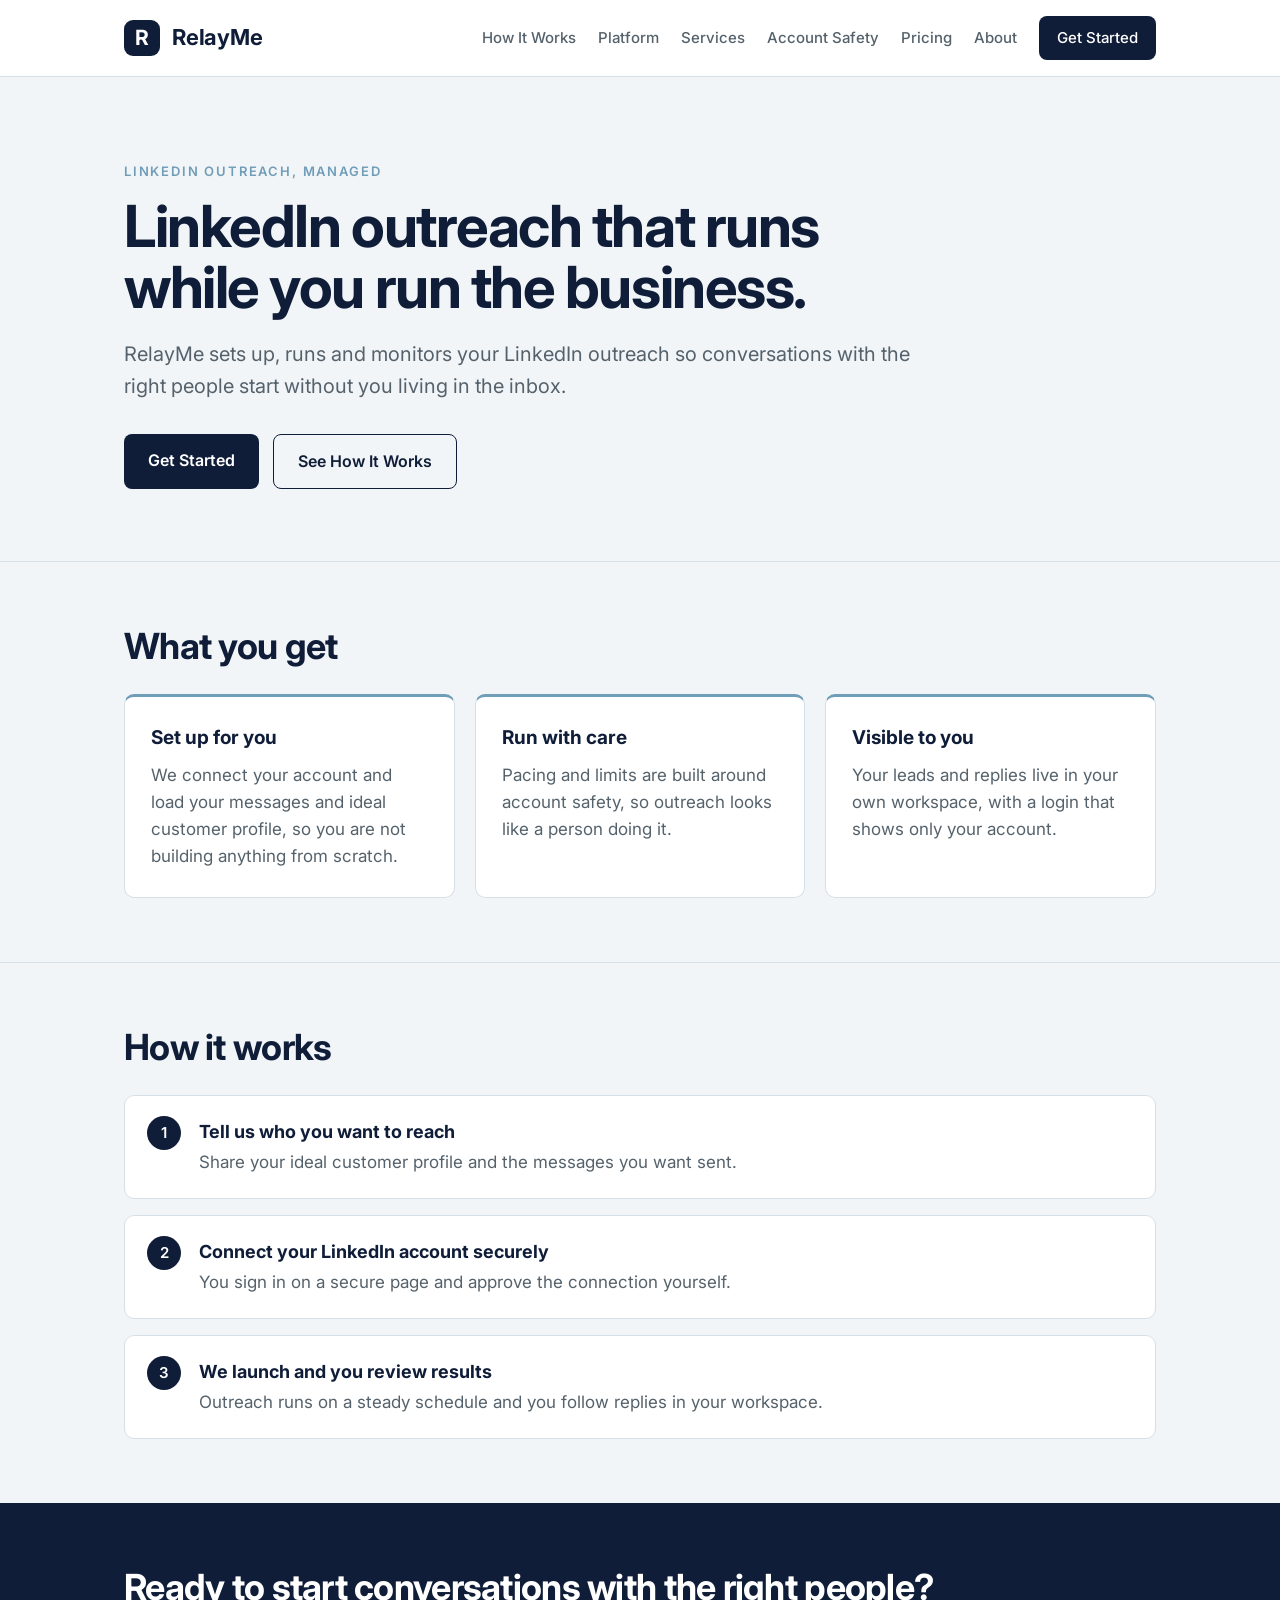
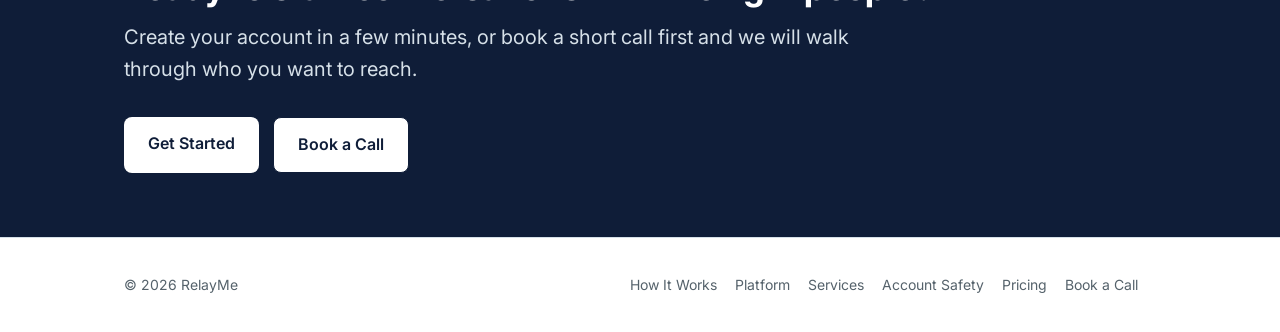
<file: index.html>
<!doctype html>
<html lang="en"><head><meta charset="utf-8"><meta name="viewport" content="width=device-width,initial-scale=1">
<title>RelayMe | LinkedIn outreach, managed</title><meta name="description" content="RelayMe sets up, runs and monitors your LinkedIn outreach.">
<meta name="robots" content="noindex, nofollow, noarchive">
<link rel="icon" href="favicon.svg" type="image/svg+xml">
<link rel="preconnect" href="https://fonts.googleapis.com"><link rel="preconnect" href="https://fonts.gstatic.com" crossorigin>
<link href="https://fonts.googleapis.com/css2?family=Inter:wght@400;500;600;700&display=swap" rel="stylesheet">
<link rel="stylesheet" href="styles.css"></head><body>
<header class="site"><div class="wrap"><a class="brand" href="index.html"><span class="tile" aria-hidden="true">R</span>RelayMe</a>
<nav class="main" aria-label="Main"><a href="how-it-works.html">How It Works</a><a href="platform.html">Platform</a><a href="services.html">Services</a><a href="account-safety.html">Account Safety</a><a href="pricing.html">Pricing</a><a href="about.html">About</a><a class="btn" href="start.html">Get Started</a></nav></div></header>
<main>
<section class="hero"><div class="wrap"><p class="eyebrow">LinkedIn outreach, managed</p><h1>LinkedIn outreach that runs while you run the business.</h1>
<p class="lede">RelayMe sets up, runs and monitors your LinkedIn outreach so conversations with the right people start without you living in the inbox.</p>
<div class="cta-row"><a class="btn" href="start.html">Get Started</a><a class="btn alt" href="how-it-works.html">See How It Works</a></div></div></section>
<section class="block"><div class="wrap"><h2>What you get</h2><div class="grid">
<div class="card"><h3>Set up for you</h3><p>We connect your account and load your messages and ideal customer profile, so you are not building anything from scratch.</p></div>
<div class="card"><h3>Run with care</h3><p>Pacing and limits are built around account safety, so outreach looks like a person doing it.</p></div>
<div class="card"><h3>Visible to you</h3><p>Your leads and replies live in your own workspace, with a login that shows only your account.</p></div></div></div></section>
<section class="block"><div class="wrap"><h2>How it works</h2><ol class="steps">
<li><strong>Tell us who you want to reach</strong><span>Share your ideal customer profile and the messages you want sent.</span></li>
<li><strong>Connect your LinkedIn account securely</strong><span>You sign in on a secure page and approve the connection yourself.</span></li>
<li><strong>We launch and you review results</strong><span>Outreach runs on a steady schedule and you follow replies in your workspace.</span></li></ol></div></section>
<section class="band"><div class="wrap"><h2>Ready to start conversations with the right people?</h2><p class="lede">Create your account in a few minutes, or book a short call first and we will walk through who you want to reach.</p><div class="cta-row"><a class="btn" href="start.html">Get Started</a><a class="btn alt" href="book.html">Book a Call</a></div></div></section></main>
<footer class="site"><div class="wrap"><div>&copy; 2026 RelayMe</div><div><a href="how-it-works.html">How It Works</a><a href="platform.html">Platform</a><a href="services.html">Services</a><a href="account-safety.html">Account Safety</a><a href="pricing.html">Pricing</a><a href="book.html">Book a Call</a></div></div></footer>
</body></html>
</file>
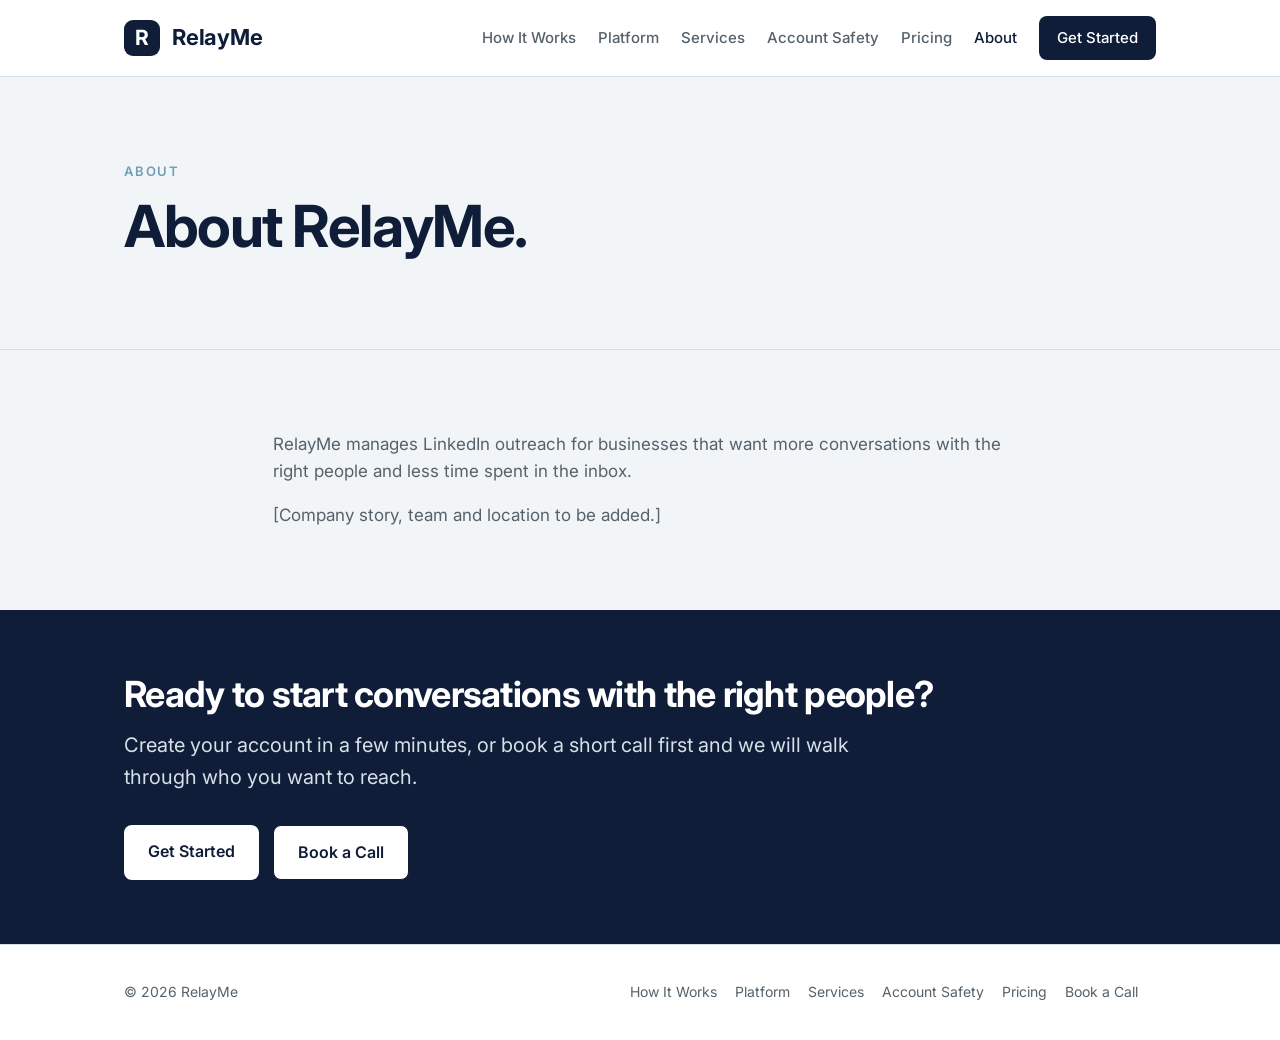
<file: about.html>
<!doctype html>
<html lang="en"><head><meta charset="utf-8"><meta name="viewport" content="width=device-width,initial-scale=1">
<title>About | RelayMe</title><meta name="description" content="About RelayMe.">
<meta name="robots" content="noindex, nofollow, noarchive">
<link rel="icon" href="favicon.svg" type="image/svg+xml">
<link rel="preconnect" href="https://fonts.googleapis.com"><link rel="preconnect" href="https://fonts.gstatic.com" crossorigin>
<link href="https://fonts.googleapis.com/css2?family=Inter:wght@400;500;600;700&display=swap" rel="stylesheet">
<link rel="stylesheet" href="styles.css"></head><body>
<header class="site"><div class="wrap"><a class="brand" href="index.html"><span class="tile" aria-hidden="true">R</span>RelayMe</a>
<nav class="main" aria-label="Main"><a href="how-it-works.html">How It Works</a><a href="platform.html">Platform</a><a href="services.html">Services</a><a href="account-safety.html">Account Safety</a><a href="pricing.html">Pricing</a><a href="about.html" aria-current="page">About</a><a class="btn" href="start.html">Get Started</a></nav></div></header>
<main>
<section class="hero"><div class="wrap"><p class="eyebrow">About</p><h1>About RelayMe.</h1></div></section>
<section class="block"><div class="wrap prose"><p>RelayMe manages LinkedIn outreach for businesses that want more conversations with the right people and less time spent in the inbox.</p>
<p>[Company story, team and location to be added.]</p></div></section><section class="band"><div class="wrap"><h2>Ready to start conversations with the right people?</h2><p class="lede">Create your account in a few minutes, or book a short call first and we will walk through who you want to reach.</p><div class="cta-row"><a class="btn" href="start.html">Get Started</a><a class="btn alt" href="book.html">Book a Call</a></div></div></section></main>
<footer class="site"><div class="wrap"><div>&copy; 2026 RelayMe</div><div><a href="how-it-works.html">How It Works</a><a href="platform.html">Platform</a><a href="services.html">Services</a><a href="account-safety.html">Account Safety</a><a href="pricing.html">Pricing</a><a href="book.html">Book a Call</a></div></div></footer>
</body></html>
</file>
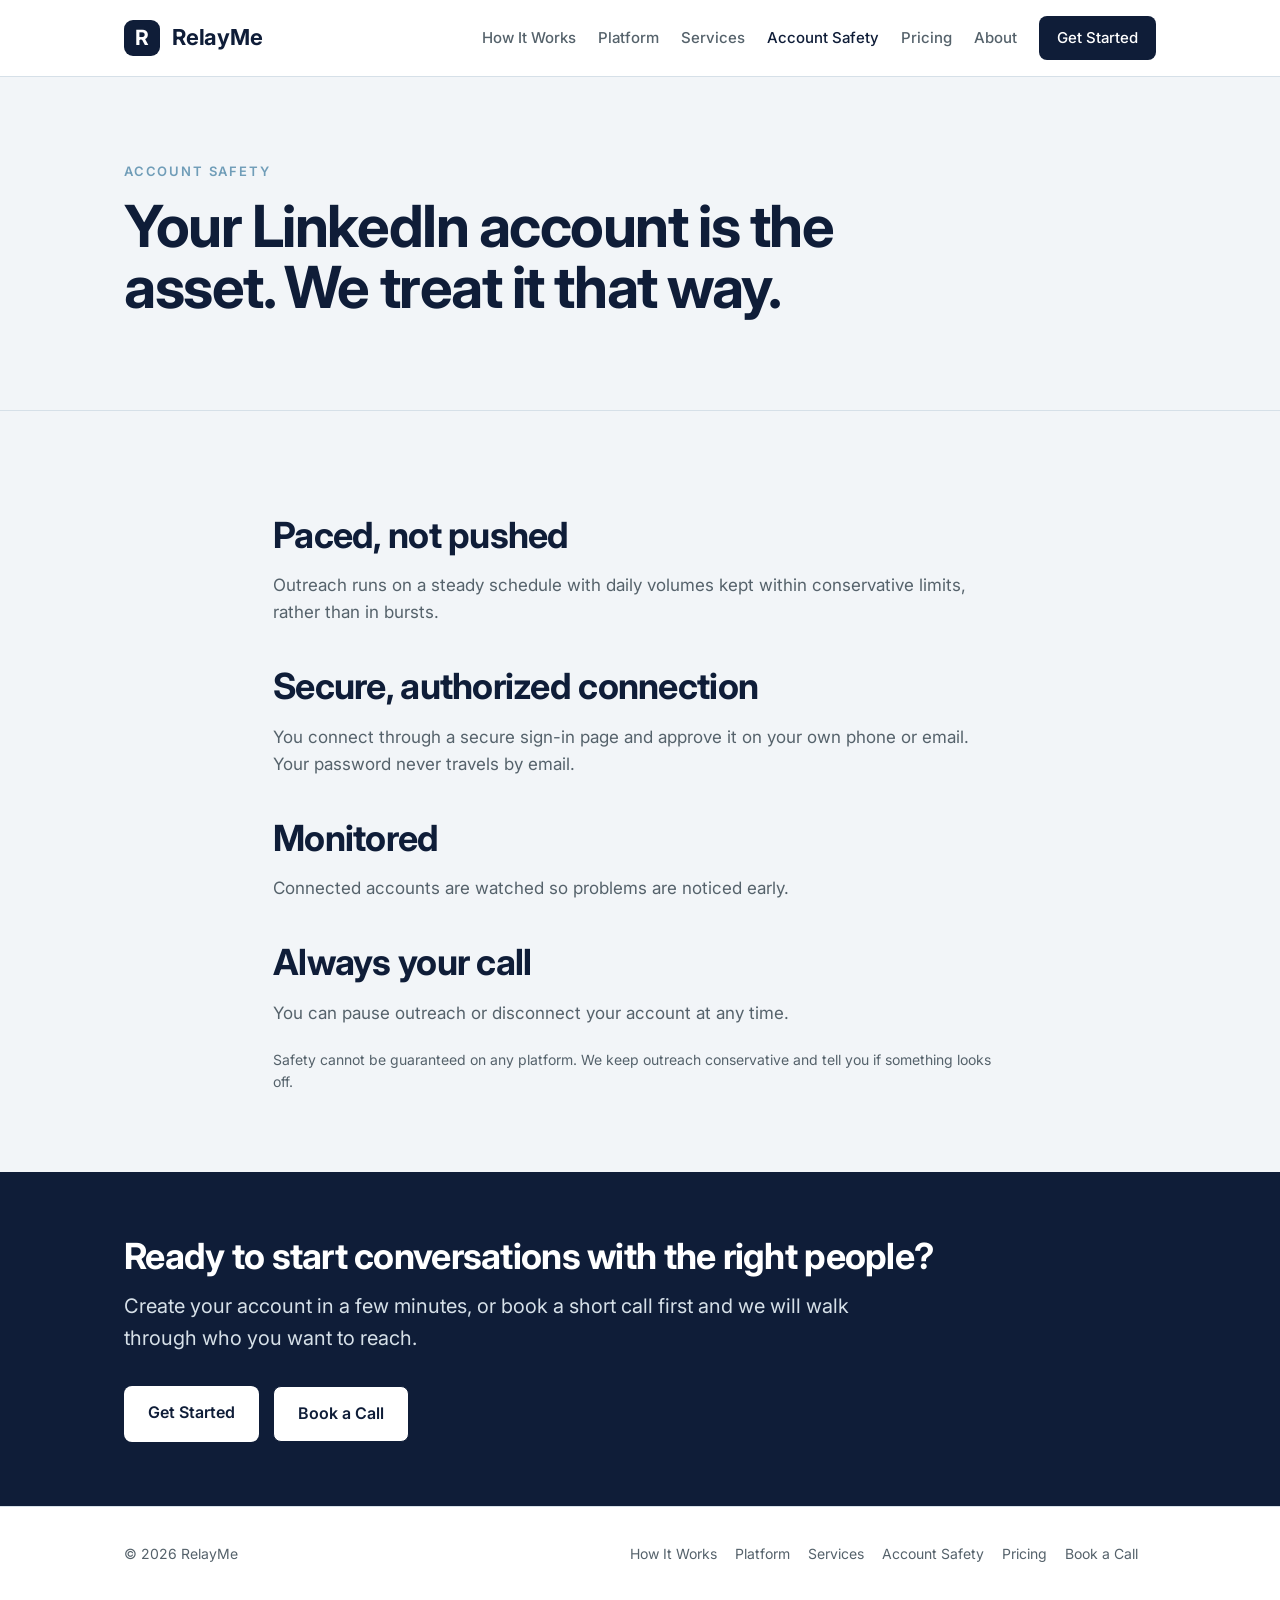
<file: account-safety.html>
<!doctype html>
<html lang="en"><head><meta charset="utf-8"><meta name="viewport" content="width=device-width,initial-scale=1">
<title>Account Safety | RelayMe</title><meta name="description" content="How RelayMe protects your LinkedIn account.">
<meta name="robots" content="noindex, nofollow, noarchive">
<link rel="icon" href="favicon.svg" type="image/svg+xml">
<link rel="preconnect" href="https://fonts.googleapis.com"><link rel="preconnect" href="https://fonts.gstatic.com" crossorigin>
<link href="https://fonts.googleapis.com/css2?family=Inter:wght@400;500;600;700&display=swap" rel="stylesheet">
<link rel="stylesheet" href="styles.css"></head><body>
<header class="site"><div class="wrap"><a class="brand" href="index.html"><span class="tile" aria-hidden="true">R</span>RelayMe</a>
<nav class="main" aria-label="Main"><a href="how-it-works.html">How It Works</a><a href="platform.html">Platform</a><a href="services.html">Services</a><a href="account-safety.html" aria-current="page">Account Safety</a><a href="pricing.html">Pricing</a><a href="about.html">About</a><a class="btn" href="start.html">Get Started</a></nav></div></header>
<main>
<section class="hero"><div class="wrap"><p class="eyebrow">Account safety</p><h1>Your LinkedIn account is the asset. We treat it that way.</h1></div></section>
<section class="block"><div class="wrap prose">
<h2>Paced, not pushed</h2><p>Outreach runs on a steady schedule with daily volumes kept within conservative limits, rather than in bursts.</p>
<h2>Secure, authorized connection</h2><p>You connect through a secure sign-in page and approve it on your own phone or email. Your password never travels by email.</p>
<h2>Monitored</h2><p>Connected accounts are watched so problems are noticed early.</p>
<h2>Always your call</h2><p>You can pause outreach or disconnect your account at any time.</p>
<p class="note">Safety cannot be guaranteed on any platform. We keep outreach conservative and tell you if something looks off.</p>
</div></section><section class="band"><div class="wrap"><h2>Ready to start conversations with the right people?</h2><p class="lede">Create your account in a few minutes, or book a short call first and we will walk through who you want to reach.</p><div class="cta-row"><a class="btn" href="start.html">Get Started</a><a class="btn alt" href="book.html">Book a Call</a></div></div></section></main>
<footer class="site"><div class="wrap"><div>&copy; 2026 RelayMe</div><div><a href="how-it-works.html">How It Works</a><a href="platform.html">Platform</a><a href="services.html">Services</a><a href="account-safety.html">Account Safety</a><a href="pricing.html">Pricing</a><a href="book.html">Book a Call</a></div></div></footer>
</body></html>
</file>
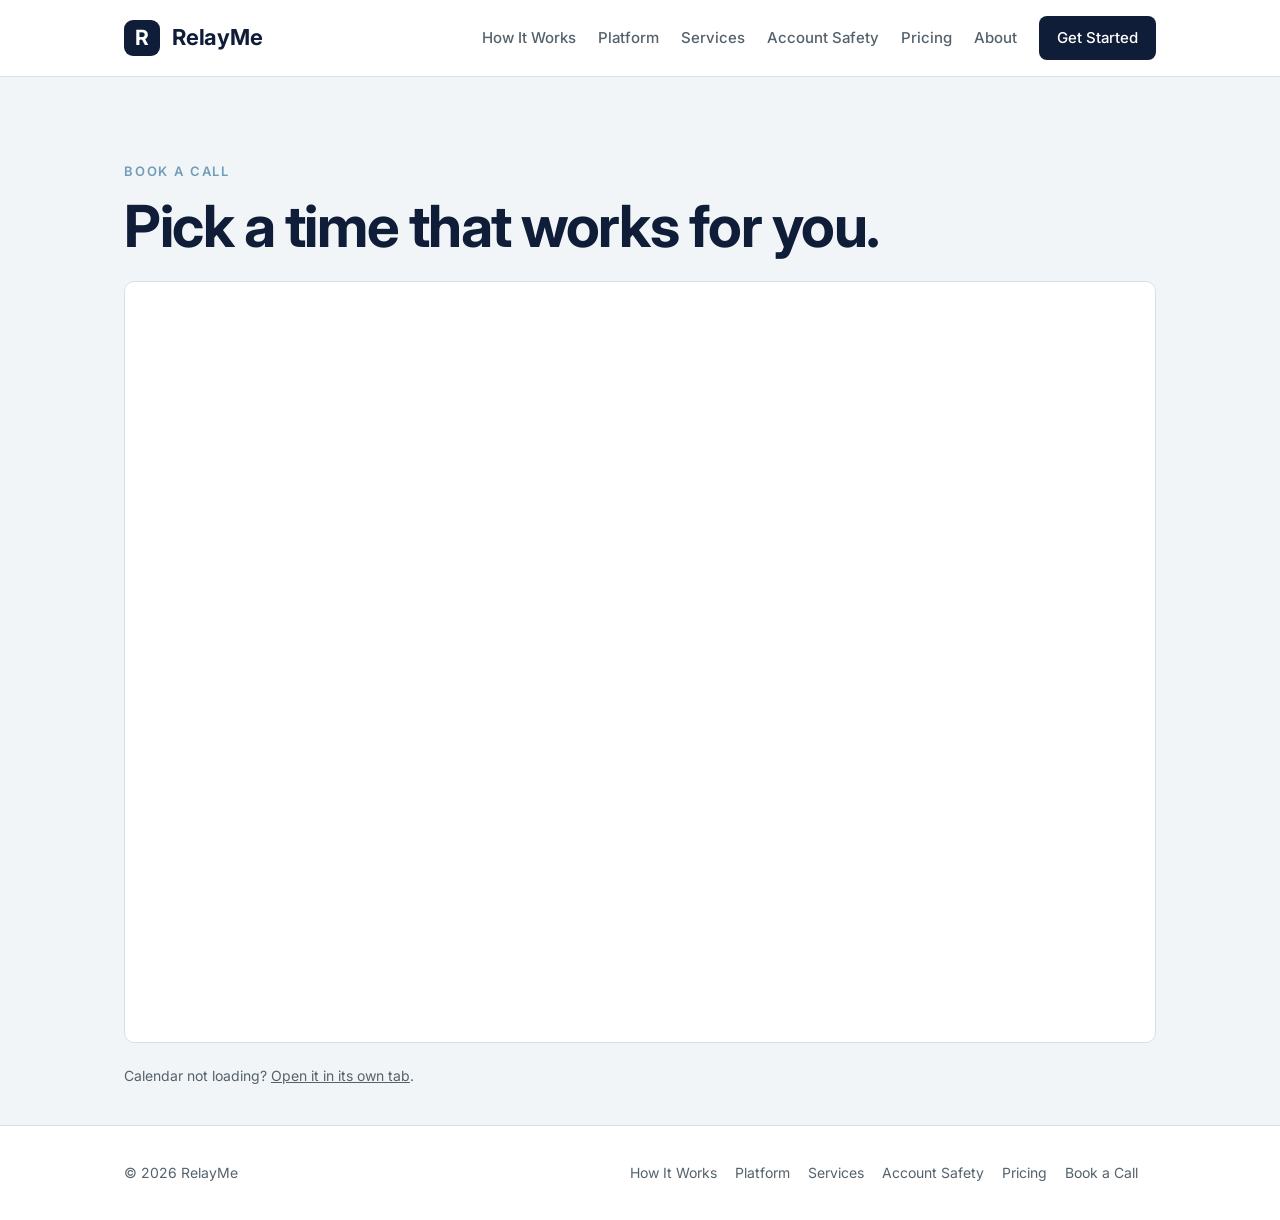
<file: book.html>
<!doctype html>
<html lang="en"><head><meta charset="utf-8"><meta name="viewport" content="width=device-width,initial-scale=1">
<title>Book a Call | RelayMe</title><meta name="description" content="Book a call with RelayMe.">
<meta name="robots" content="noindex, nofollow, noarchive">
<link rel="icon" href="favicon.svg" type="image/svg+xml">
<link rel="preconnect" href="https://fonts.googleapis.com"><link rel="preconnect" href="https://fonts.gstatic.com" crossorigin>
<link href="https://fonts.googleapis.com/css2?family=Inter:wght@400;500;600;700&display=swap" rel="stylesheet">
<link rel="stylesheet" href="styles.css"></head><body>
<header class="site"><div class="wrap"><a class="brand" href="index.html"><span class="tile" aria-hidden="true">R</span>RelayMe</a>
<nav class="main" aria-label="Main"><a href="how-it-works.html">How It Works</a><a href="platform.html">Platform</a><a href="services.html">Services</a><a href="account-safety.html">Account Safety</a><a href="pricing.html">Pricing</a><a href="about.html">About</a><a class="btn" href="start.html">Get Started</a></nav></div></header>
<main>
<section class="hero" style="padding-bottom:24px"><div class="wrap"><p class="eyebrow">Book a call</p><h1>Pick a time that works for you.</h1>
<div class="embed"><div class="calendly-inline-widget" data-url="https://calendly.com/relayme-info?hide_gdpr_banner=1" style="min-width:320px;height:760px"></div></div>
<p class="note">Calendar not loading? <a href="https://calendly.com/relayme-info">Open it in its own tab</a>.</p></div></section>
<script src="https://assets.calendly.com/assets/external/widget.js" async></script></main>
<footer class="site"><div class="wrap"><div>&copy; 2026 RelayMe</div><div><a href="how-it-works.html">How It Works</a><a href="platform.html">Platform</a><a href="services.html">Services</a><a href="account-safety.html">Account Safety</a><a href="pricing.html">Pricing</a><a href="book.html">Book a Call</a></div></div></footer>
</body></html>
</file>
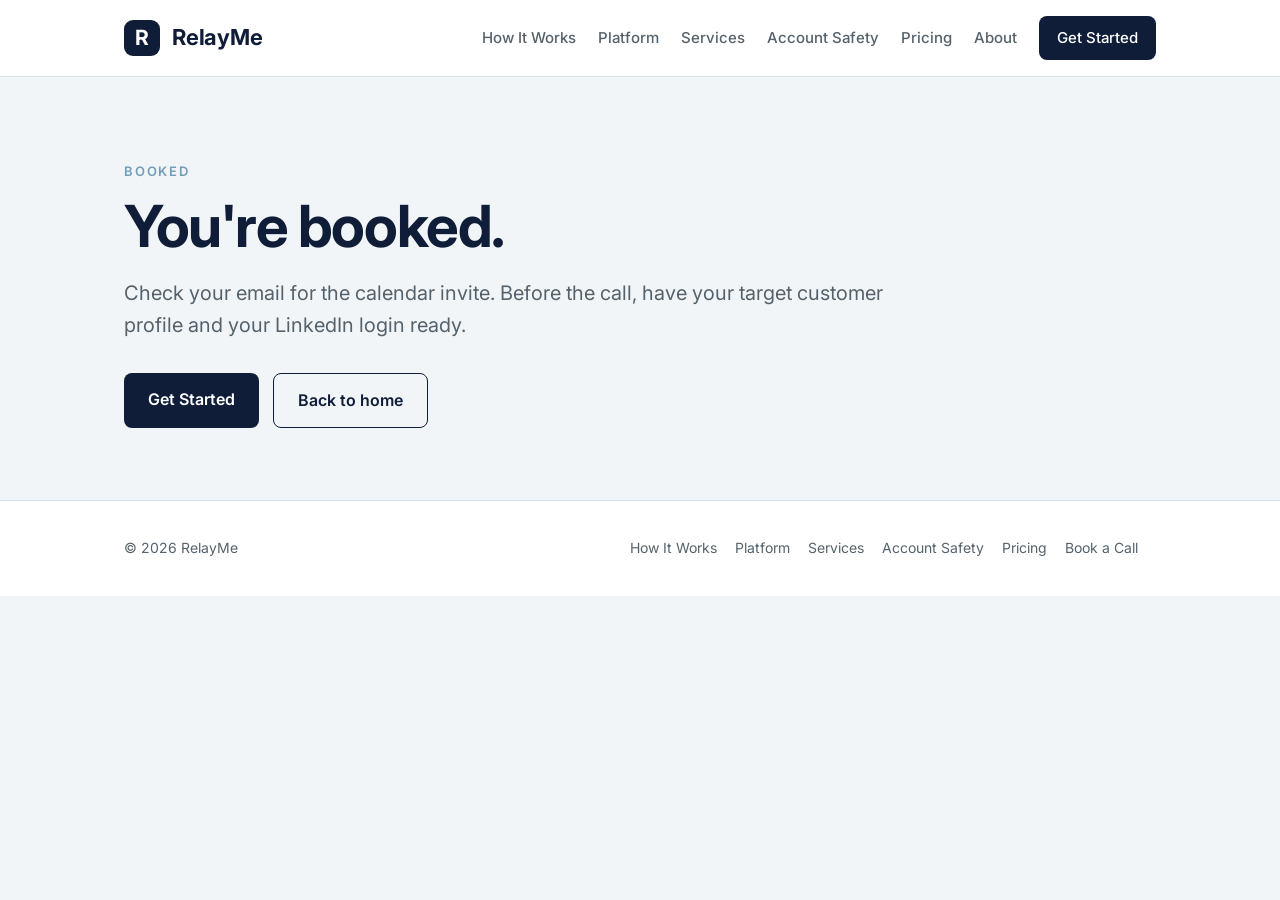
<file: booked.html>
<!doctype html>
<html lang="en"><head><meta charset="utf-8"><meta name="viewport" content="width=device-width,initial-scale=1">
<title>You are booked | RelayMe</title><meta name="description" content="Booking confirmed.">
<meta name="robots" content="noindex, nofollow, noarchive">
<link rel="icon" href="favicon.svg" type="image/svg+xml">
<link rel="preconnect" href="https://fonts.googleapis.com"><link rel="preconnect" href="https://fonts.gstatic.com" crossorigin>
<link href="https://fonts.googleapis.com/css2?family=Inter:wght@400;500;600;700&display=swap" rel="stylesheet">
<link rel="stylesheet" href="styles.css"></head><body>
<header class="site"><div class="wrap"><a class="brand" href="index.html"><span class="tile" aria-hidden="true">R</span>RelayMe</a>
<nav class="main" aria-label="Main"><a href="how-it-works.html">How It Works</a><a href="platform.html">Platform</a><a href="services.html">Services</a><a href="account-safety.html">Account Safety</a><a href="pricing.html">Pricing</a><a href="about.html">About</a><a class="btn" href="start.html">Get Started</a></nav></div></header>
<main>
<section class="hero"><div class="wrap"><p class="eyebrow">Booked</p><h1>You're booked.</h1>
<p class="lede">Check your email for the calendar invite. Before the call, have your target customer profile and your LinkedIn login ready.</p>
<div class="cta-row"><a class="btn" href="start.html">Get Started</a><a class="btn alt" href="index.html">Back to home</a></div></div></section></main>
<footer class="site"><div class="wrap"><div>&copy; 2026 RelayMe</div><div><a href="how-it-works.html">How It Works</a><a href="platform.html">Platform</a><a href="services.html">Services</a><a href="account-safety.html">Account Safety</a><a href="pricing.html">Pricing</a><a href="book.html">Book a Call</a></div></div></footer>
</body></html>
</file>
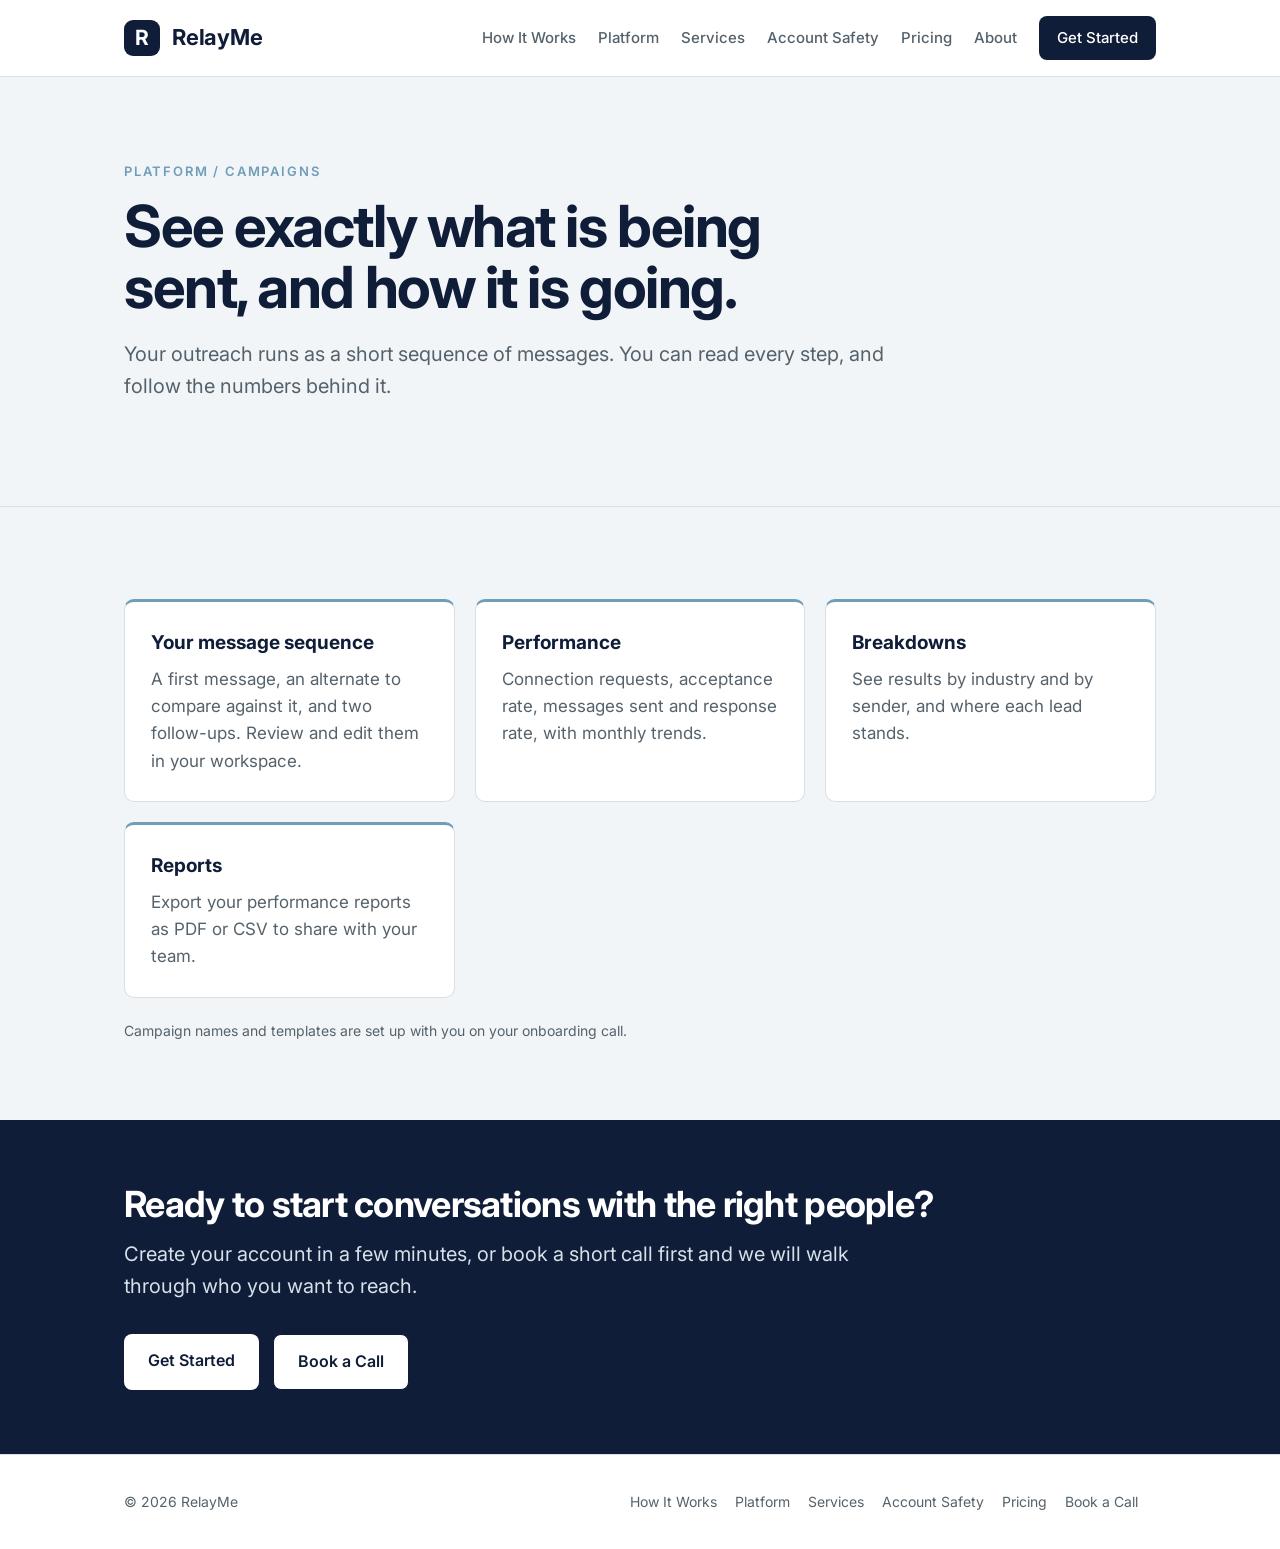
<file: campaigns.html>
<!doctype html>
<html lang="en"><head><meta charset="utf-8"><meta name="viewport" content="width=device-width,initial-scale=1">
<title>Campaigns | RelayMe</title><meta name="description" content="Review and track your LinkedIn outreach campaigns.">
<meta name="robots" content="noindex, nofollow, noarchive">
<link rel="icon" href="favicon.svg" type="image/svg+xml">
<link rel="preconnect" href="https://fonts.googleapis.com"><link rel="preconnect" href="https://fonts.gstatic.com" crossorigin>
<link href="https://fonts.googleapis.com/css2?family=Inter:wght@400;500;600;700&display=swap" rel="stylesheet">
<link rel="stylesheet" href="styles.css"></head><body>
<header class="site"><div class="wrap"><a class="brand" href="index.html"><span class="tile" aria-hidden="true">R</span>RelayMe</a>
<nav class="main" aria-label="Main"><a href="how-it-works.html">How It Works</a><a href="platform.html">Platform</a><a href="services.html">Services</a><a href="account-safety.html">Account Safety</a><a href="pricing.html">Pricing</a><a href="about.html">About</a><a class="btn" href="start.html">Get Started</a></nav></div></header>
<main>
<section class="hero"><div class="wrap"><p class="eyebrow">Platform / Campaigns</p><h1>See exactly what is being sent, and how it is going.</h1>
<p class="lede">Your outreach runs as a short sequence of messages. You can read every step, and follow the numbers behind it.</p></div></section>
<section class="block"><div class="wrap"><div class="grid">
<div class="card"><h3>Your message sequence</h3><p>A first message, an alternate to compare against it, and two follow-ups. Review and edit them in your workspace.</p></div>
<div class="card"><h3>Performance</h3><p>Connection requests, acceptance rate, messages sent and response rate, with monthly trends.</p></div>
<div class="card"><h3>Breakdowns</h3><p>See results by industry and by sender, and where each lead stands.</p></div>
<div class="card"><h3>Reports</h3><p>Export your performance reports as PDF or CSV to share with your team.</p></div></div>
<p class="note">Campaign names and templates are set up with you on your onboarding call.</p></div></section><section class="band"><div class="wrap"><h2>Ready to start conversations with the right people?</h2><p class="lede">Create your account in a few minutes, or book a short call first and we will walk through who you want to reach.</p><div class="cta-row"><a class="btn" href="start.html">Get Started</a><a class="btn alt" href="book.html">Book a Call</a></div></div></section></main>
<footer class="site"><div class="wrap"><div>&copy; 2026 RelayMe</div><div><a href="how-it-works.html">How It Works</a><a href="platform.html">Platform</a><a href="services.html">Services</a><a href="account-safety.html">Account Safety</a><a href="pricing.html">Pricing</a><a href="book.html">Book a Call</a></div></div></footer>
</body></html>
</file>
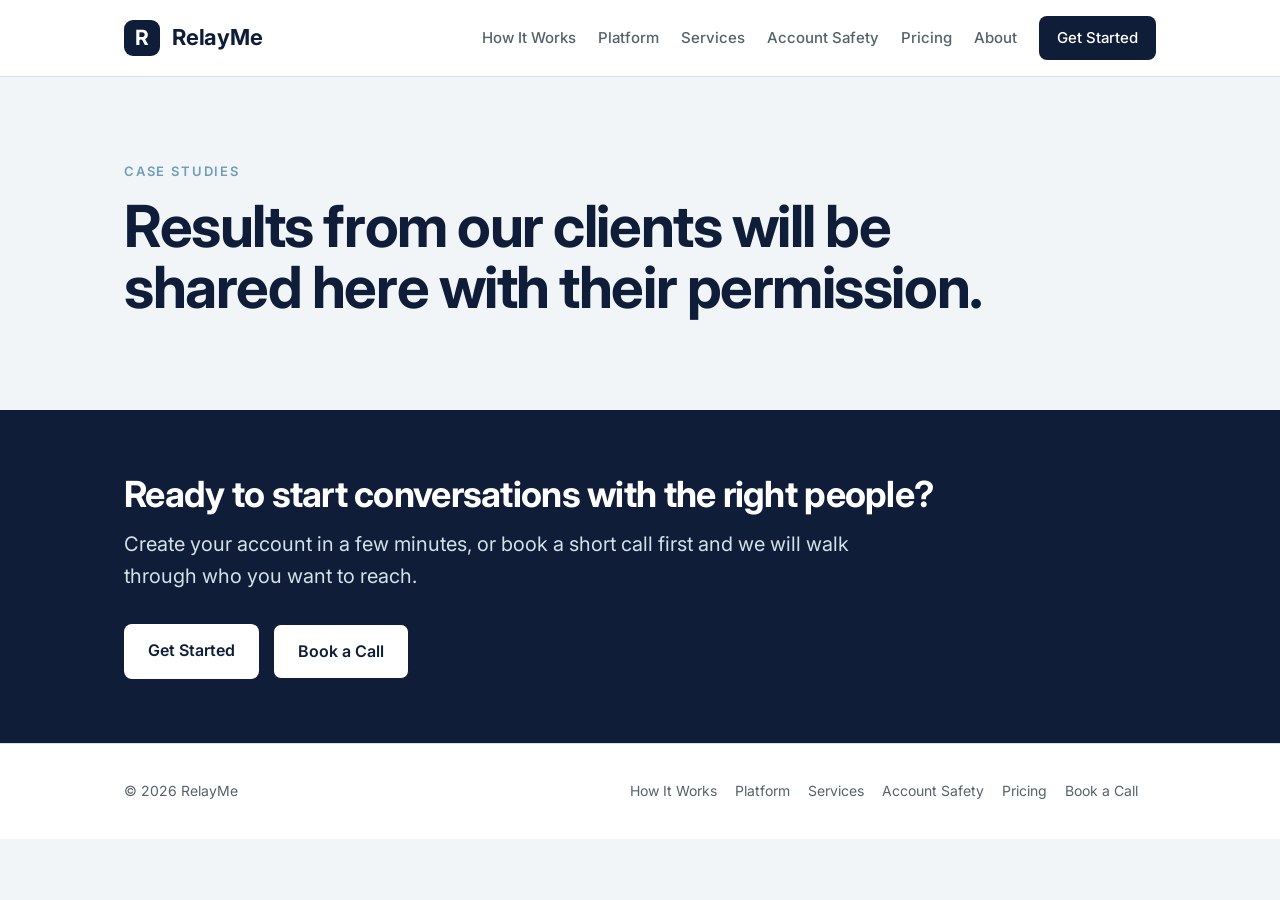
<file: case-studies.html>
<!doctype html>
<html lang="en"><head><meta charset="utf-8"><meta name="viewport" content="width=device-width,initial-scale=1">
<title>Case Studies | RelayMe</title><meta name="description" content="Client results, shared with permission.">
<meta name="robots" content="noindex, nofollow, noarchive">
<link rel="icon" href="favicon.svg" type="image/svg+xml">
<link rel="preconnect" href="https://fonts.googleapis.com"><link rel="preconnect" href="https://fonts.gstatic.com" crossorigin>
<link href="https://fonts.googleapis.com/css2?family=Inter:wght@400;500;600;700&display=swap" rel="stylesheet">
<link rel="stylesheet" href="styles.css"></head><body>
<header class="site"><div class="wrap"><a class="brand" href="index.html"><span class="tile" aria-hidden="true">R</span>RelayMe</a>
<nav class="main" aria-label="Main"><a href="how-it-works.html">How It Works</a><a href="platform.html">Platform</a><a href="services.html">Services</a><a href="account-safety.html">Account Safety</a><a href="pricing.html">Pricing</a><a href="about.html">About</a><a class="btn" href="start.html">Get Started</a></nav></div></header>
<main>
<section class="hero"><div class="wrap"><p class="eyebrow">Case studies</p><h1>Results from our clients will be shared here with their permission.</h1></div></section><section class="band"><div class="wrap"><h2>Ready to start conversations with the right people?</h2><p class="lede">Create your account in a few minutes, or book a short call first and we will walk through who you want to reach.</p><div class="cta-row"><a class="btn" href="start.html">Get Started</a><a class="btn alt" href="book.html">Book a Call</a></div></div></section></main>
<footer class="site"><div class="wrap"><div>&copy; 2026 RelayMe</div><div><a href="how-it-works.html">How It Works</a><a href="platform.html">Platform</a><a href="services.html">Services</a><a href="account-safety.html">Account Safety</a><a href="pricing.html">Pricing</a><a href="book.html">Book a Call</a></div></div></footer>
</body></html>
</file>
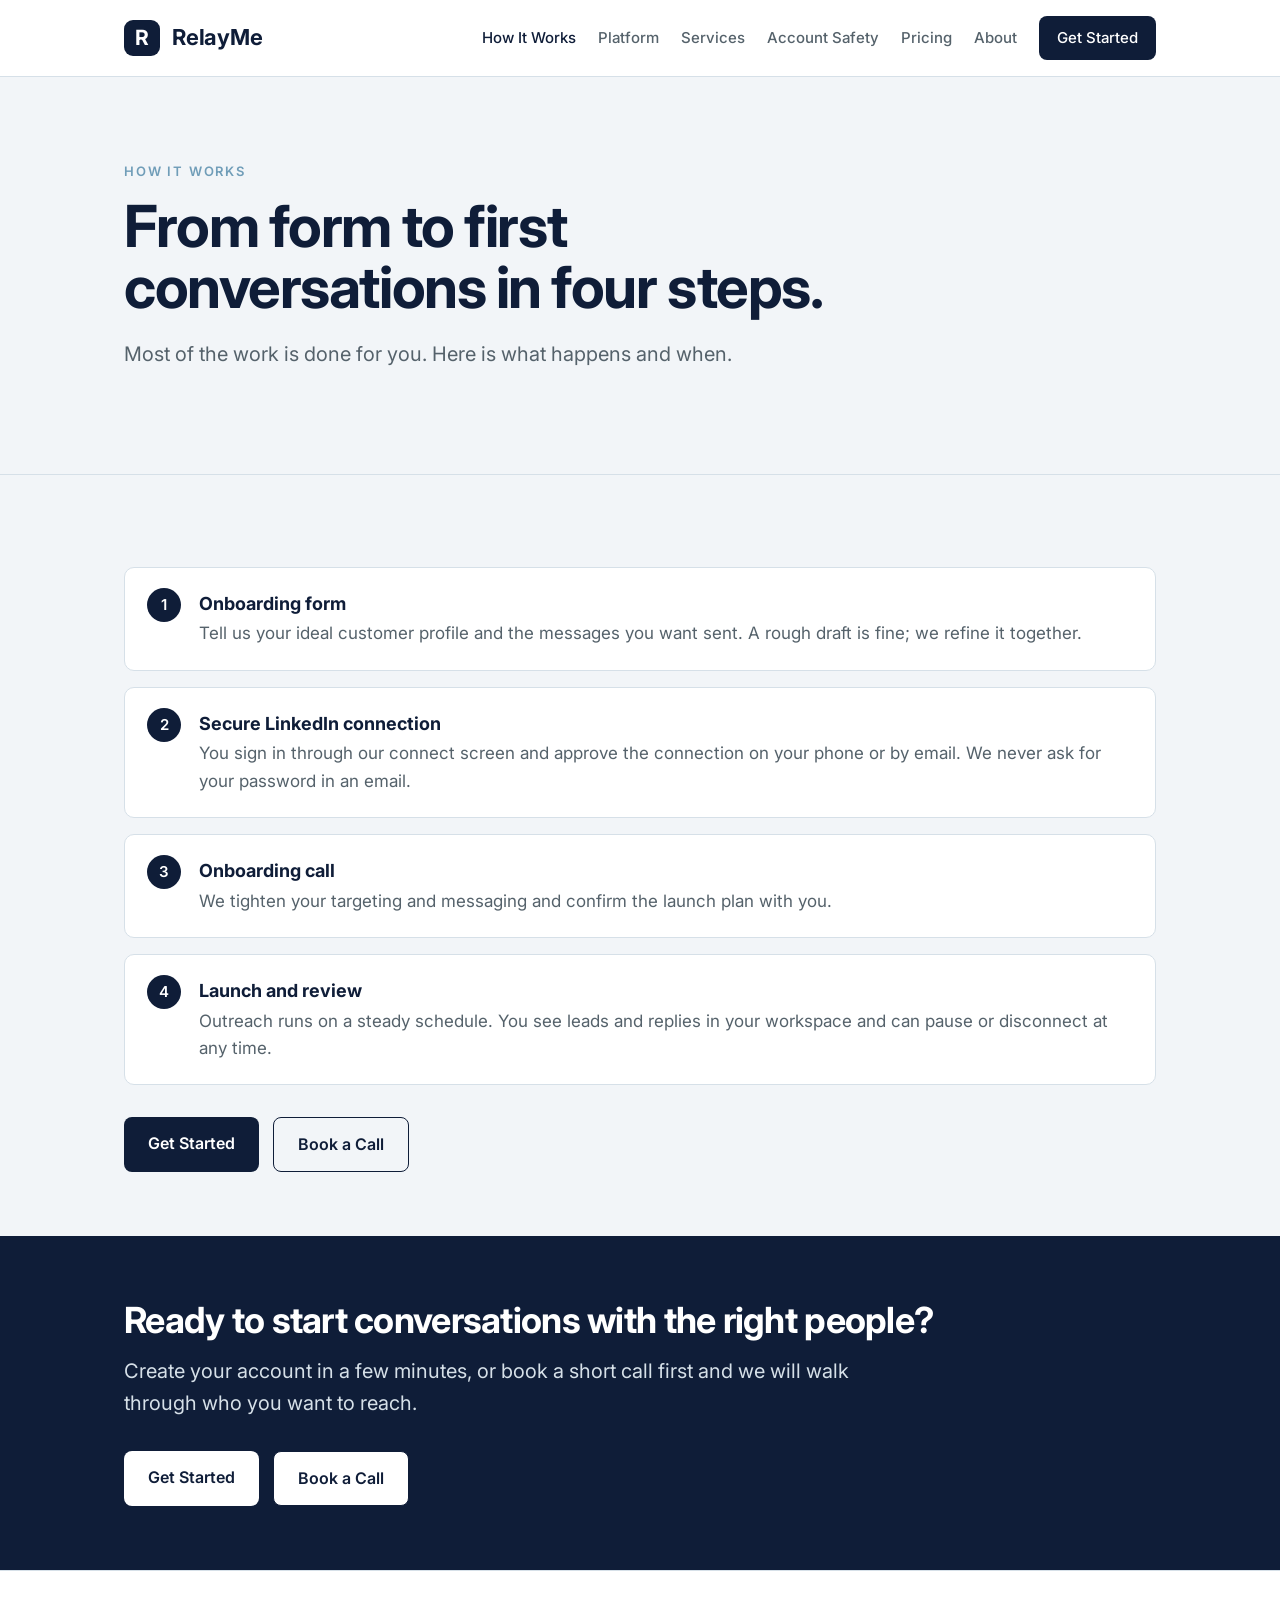
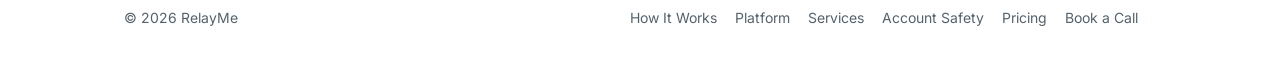
<file: how-it-works.html>
<!doctype html>
<html lang="en"><head><meta charset="utf-8"><meta name="viewport" content="width=device-width,initial-scale=1">
<title>How It Works | RelayMe</title><meta name="description" content="The four steps from onboarding form to live outreach.">
<meta name="robots" content="noindex, nofollow, noarchive">
<link rel="icon" href="favicon.svg" type="image/svg+xml">
<link rel="preconnect" href="https://fonts.googleapis.com"><link rel="preconnect" href="https://fonts.gstatic.com" crossorigin>
<link href="https://fonts.googleapis.com/css2?family=Inter:wght@400;500;600;700&display=swap" rel="stylesheet">
<link rel="stylesheet" href="styles.css"></head><body>
<header class="site"><div class="wrap"><a class="brand" href="index.html"><span class="tile" aria-hidden="true">R</span>RelayMe</a>
<nav class="main" aria-label="Main"><a href="how-it-works.html" aria-current="page">How It Works</a><a href="platform.html">Platform</a><a href="services.html">Services</a><a href="account-safety.html">Account Safety</a><a href="pricing.html">Pricing</a><a href="about.html">About</a><a class="btn" href="start.html">Get Started</a></nav></div></header>
<main>
<section class="hero"><div class="wrap"><p class="eyebrow">How it works</p><h1>From form to first conversations in four steps.</h1><p class="lede">Most of the work is done for you. Here is what happens and when.</p></div></section>
<section class="block"><div class="wrap"><ol class="steps">
<li><strong>Onboarding form</strong><span>Tell us your ideal customer profile and the messages you want sent. A rough draft is fine; we refine it together.</span></li>
<li><strong>Secure LinkedIn connection</strong><span>You sign in through our connect screen and approve the connection on your phone or by email. We never ask for your password in an email.</span></li>
<li><strong>Onboarding call</strong><span>We tighten your targeting and messaging and confirm the launch plan with you.</span></li>
<li><strong>Launch and review</strong><span>Outreach runs on a steady schedule. You see leads and replies in your workspace and can pause or disconnect at any time.</span></li></ol>
<div class="cta-row" style="margin-top:32px"><a class="btn" href="start.html">Get Started</a><a class="btn alt" href="book.html">Book a Call</a></div></div></section>
<section class="band"><div class="wrap"><h2>Ready to start conversations with the right people?</h2><p class="lede">Create your account in a few minutes, or book a short call first and we will walk through who you want to reach.</p><div class="cta-row"><a class="btn" href="start.html">Get Started</a><a class="btn alt" href="book.html">Book a Call</a></div></div></section></main>
<footer class="site"><div class="wrap"><div>&copy; 2026 RelayMe</div><div><a href="how-it-works.html">How It Works</a><a href="platform.html">Platform</a><a href="services.html">Services</a><a href="account-safety.html">Account Safety</a><a href="pricing.html">Pricing</a><a href="book.html">Book a Call</a></div></div></footer>
</body></html>
</file>
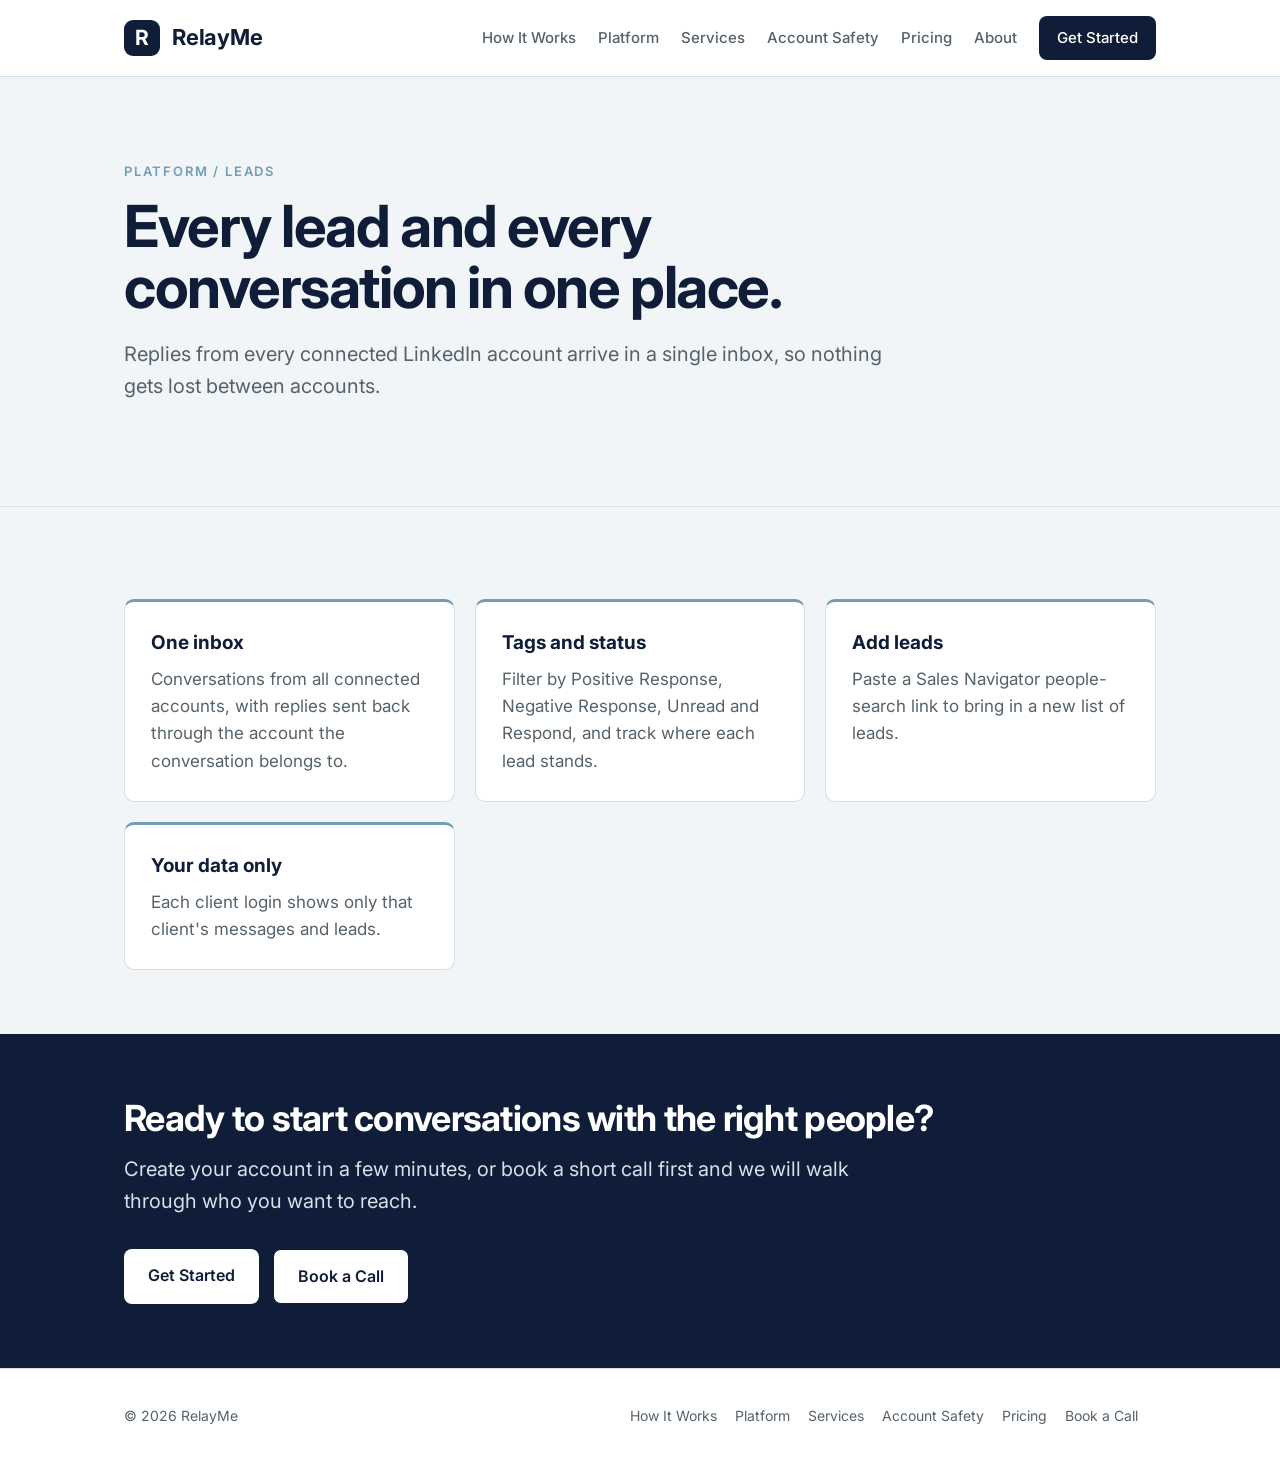
<file: leads.html>
<!doctype html>
<html lang="en"><head><meta charset="utf-8"><meta name="viewport" content="width=device-width,initial-scale=1">
<title>Leads | RelayMe</title><meta name="description" content="All your LinkedIn leads and conversations in one place.">
<meta name="robots" content="noindex, nofollow, noarchive">
<link rel="icon" href="favicon.svg" type="image/svg+xml">
<link rel="preconnect" href="https://fonts.googleapis.com"><link rel="preconnect" href="https://fonts.gstatic.com" crossorigin>
<link href="https://fonts.googleapis.com/css2?family=Inter:wght@400;500;600;700&display=swap" rel="stylesheet">
<link rel="stylesheet" href="styles.css"></head><body>
<header class="site"><div class="wrap"><a class="brand" href="index.html"><span class="tile" aria-hidden="true">R</span>RelayMe</a>
<nav class="main" aria-label="Main"><a href="how-it-works.html">How It Works</a><a href="platform.html">Platform</a><a href="services.html">Services</a><a href="account-safety.html">Account Safety</a><a href="pricing.html">Pricing</a><a href="about.html">About</a><a class="btn" href="start.html">Get Started</a></nav></div></header>
<main>
<section class="hero"><div class="wrap"><p class="eyebrow">Platform / Leads</p><h1>Every lead and every conversation in one place.</h1>
<p class="lede">Replies from every connected LinkedIn account arrive in a single inbox, so nothing gets lost between accounts.</p></div></section>
<section class="block"><div class="wrap"><div class="grid">
<div class="card"><h3>One inbox</h3><p>Conversations from all connected accounts, with replies sent back through the account the conversation belongs to.</p></div>
<div class="card"><h3>Tags and status</h3><p>Filter by Positive Response, Negative Response, Unread and Respond, and track where each lead stands.</p></div>
<div class="card"><h3>Add leads</h3><p>Paste a Sales Navigator people-search link to bring in a new list of leads.</p></div>
<div class="card"><h3>Your data only</h3><p>Each client login shows only that client's messages and leads.</p></div></div></div></section><section class="band"><div class="wrap"><h2>Ready to start conversations with the right people?</h2><p class="lede">Create your account in a few minutes, or book a short call first and we will walk through who you want to reach.</p><div class="cta-row"><a class="btn" href="start.html">Get Started</a><a class="btn alt" href="book.html">Book a Call</a></div></div></section></main>
<footer class="site"><div class="wrap"><div>&copy; 2026 RelayMe</div><div><a href="how-it-works.html">How It Works</a><a href="platform.html">Platform</a><a href="services.html">Services</a><a href="account-safety.html">Account Safety</a><a href="pricing.html">Pricing</a><a href="book.html">Book a Call</a></div></div></footer>
</body></html>
</file>
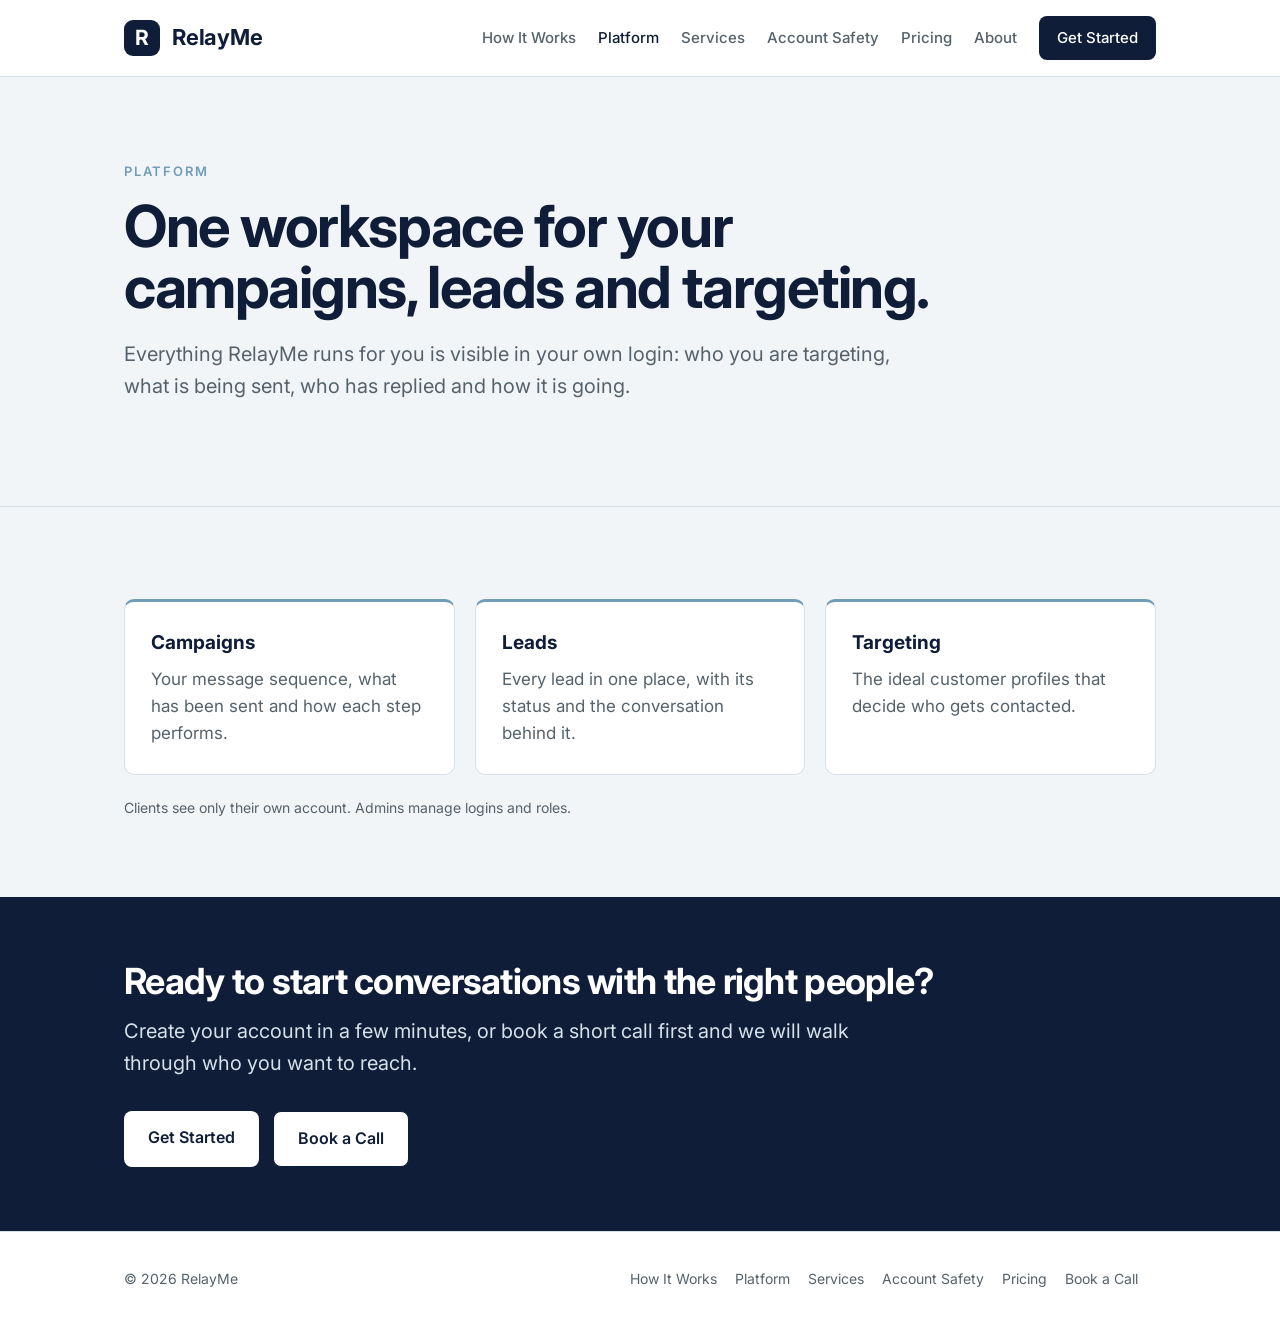
<file: platform.html>
<!doctype html>
<html lang="en"><head><meta charset="utf-8"><meta name="viewport" content="width=device-width,initial-scale=1">
<title>Platform | RelayMe</title><meta name="description" content="Campaigns, leads and targeting in one RelayMe workspace.">
<meta name="robots" content="noindex, nofollow, noarchive">
<link rel="icon" href="favicon.svg" type="image/svg+xml">
<link rel="preconnect" href="https://fonts.googleapis.com"><link rel="preconnect" href="https://fonts.gstatic.com" crossorigin>
<link href="https://fonts.googleapis.com/css2?family=Inter:wght@400;500;600;700&display=swap" rel="stylesheet">
<link rel="stylesheet" href="styles.css"></head><body>
<header class="site"><div class="wrap"><a class="brand" href="index.html"><span class="tile" aria-hidden="true">R</span>RelayMe</a>
<nav class="main" aria-label="Main"><a href="how-it-works.html">How It Works</a><a href="platform.html" aria-current="page">Platform</a><a href="services.html">Services</a><a href="account-safety.html">Account Safety</a><a href="pricing.html">Pricing</a><a href="about.html">About</a><a class="btn" href="start.html">Get Started</a></nav></div></header>
<main>
<section class="hero"><div class="wrap"><p class="eyebrow">Platform</p><h1>One workspace for your campaigns, leads and targeting.</h1>
<p class="lede">Everything RelayMe runs for you is visible in your own login: who you are targeting, what is being sent, who has replied and how it is going.</p></div></section>
<section class="block"><div class="wrap"><div class="grid">
<a class="card" href="campaigns.html" style="text-decoration:none"><h3>Campaigns</h3><p>Your message sequence, what has been sent and how each step performs.</p></a>
<a class="card" href="leads.html" style="text-decoration:none"><h3>Leads</h3><p>Every lead in one place, with its status and the conversation behind it.</p></a>
<a class="card" href="targeting.html" style="text-decoration:none"><h3>Targeting</h3><p>The ideal customer profiles that decide who gets contacted.</p></a></div>
<p class="note">Clients see only their own account. Admins manage logins and roles.</p></div></section><section class="band"><div class="wrap"><h2>Ready to start conversations with the right people?</h2><p class="lede">Create your account in a few minutes, or book a short call first and we will walk through who you want to reach.</p><div class="cta-row"><a class="btn" href="start.html">Get Started</a><a class="btn alt" href="book.html">Book a Call</a></div></div></section></main>
<footer class="site"><div class="wrap"><div>&copy; 2026 RelayMe</div><div><a href="how-it-works.html">How It Works</a><a href="platform.html">Platform</a><a href="services.html">Services</a><a href="account-safety.html">Account Safety</a><a href="pricing.html">Pricing</a><a href="book.html">Book a Call</a></div></div></footer>
</body></html>
</file>
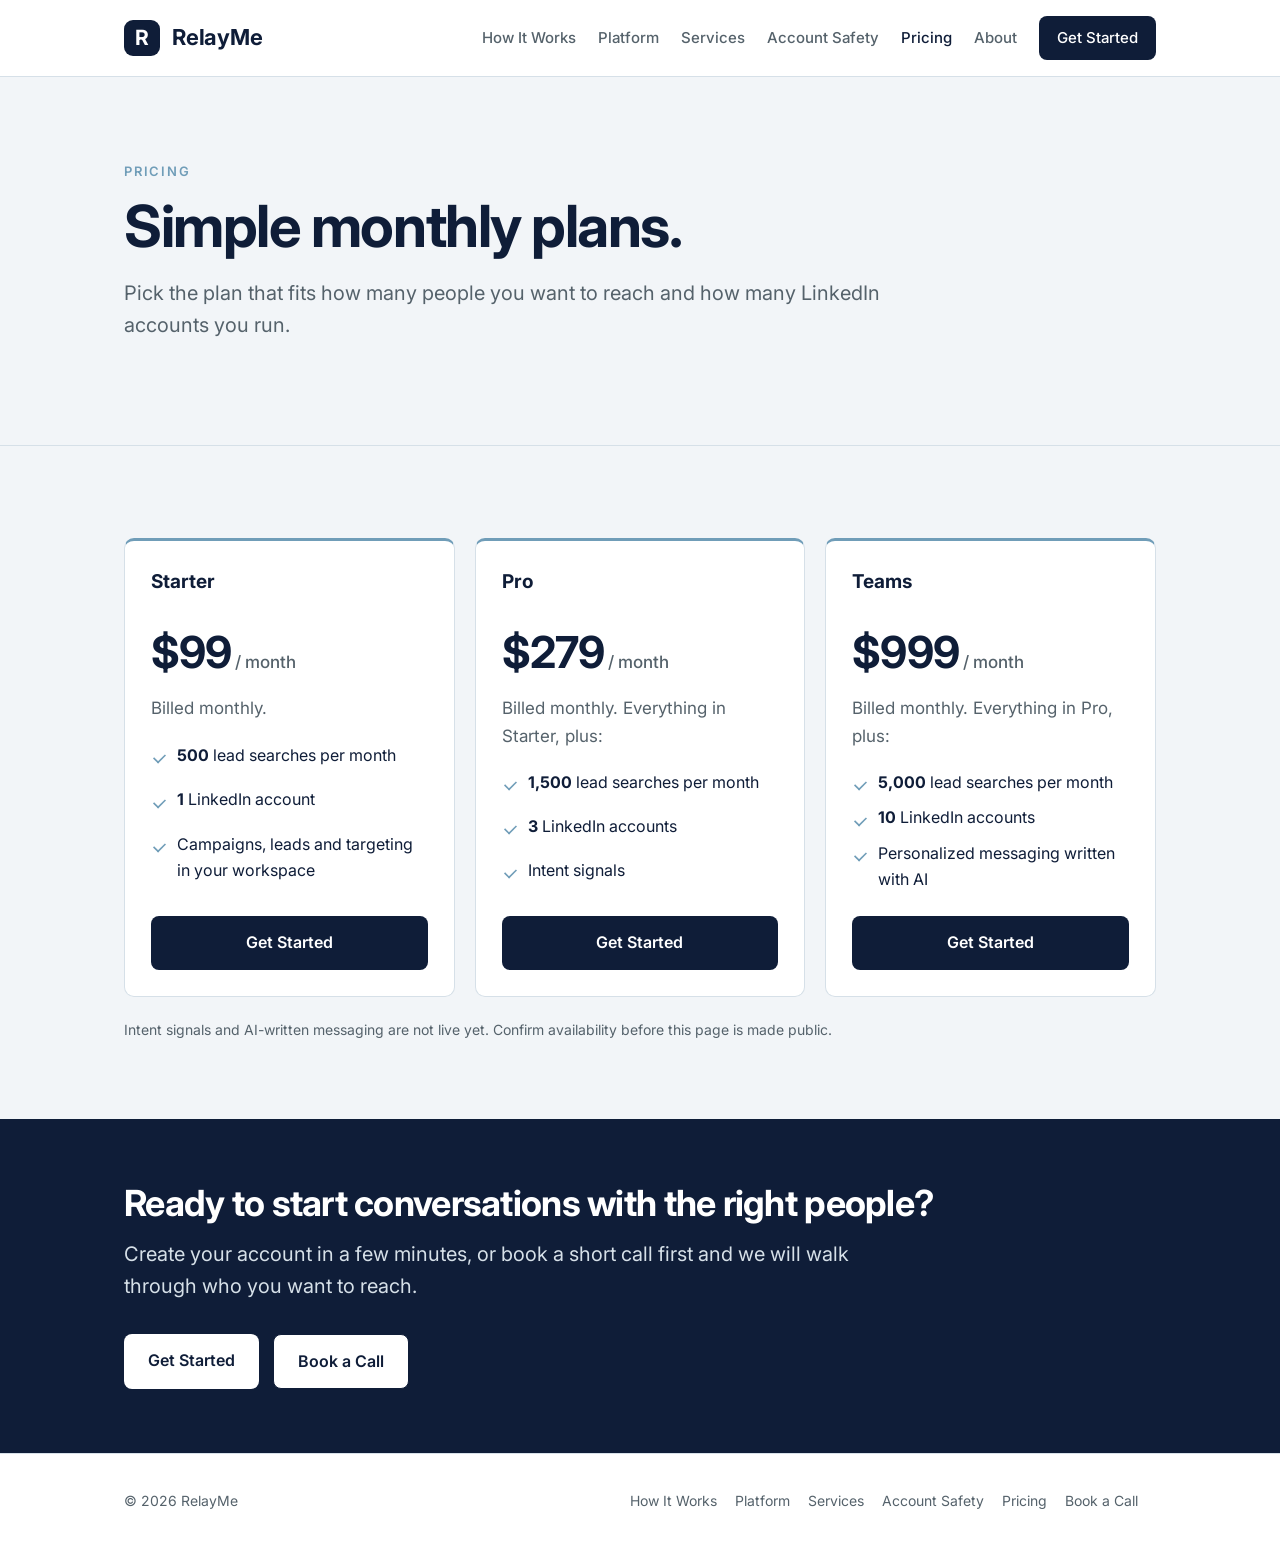
<file: pricing.html>
<!doctype html>
<html lang="en"><head><meta charset="utf-8"><meta name="viewport" content="width=device-width,initial-scale=1">
<title>Pricing | RelayMe</title><meta name="description" content="RelayMe plans, billed monthly.">
<meta name="robots" content="noindex, nofollow, noarchive">
<link rel="icon" href="favicon.svg" type="image/svg+xml">
<link rel="preconnect" href="https://fonts.googleapis.com"><link rel="preconnect" href="https://fonts.gstatic.com" crossorigin>
<link href="https://fonts.googleapis.com/css2?family=Inter:wght@400;500;600;700&display=swap" rel="stylesheet">
<link rel="stylesheet" href="styles.css"></head><body>
<header class="site"><div class="wrap"><a class="brand" href="index.html"><span class="tile" aria-hidden="true">R</span>RelayMe</a>
<nav class="main" aria-label="Main"><a href="how-it-works.html">How It Works</a><a href="platform.html">Platform</a><a href="services.html">Services</a><a href="account-safety.html">Account Safety</a><a href="pricing.html" aria-current="page">Pricing</a><a href="about.html">About</a><a class="btn" href="start.html">Get Started</a></nav></div></header>
<main>
<section class="hero"><div class="wrap"><p class="eyebrow">Pricing</p><h1>Simple monthly plans.</h1><p class="lede">Pick the plan that fits how many people you want to reach and how many LinkedIn accounts you run.</p></div></section>
<section class="block"><div class="wrap"><div class="grid">
<div class="card plan"><h3>Starter</h3><div class="price">$99<small> / month</small></div><p>Billed monthly.</p>
<ul class="feat"><li><strong>500</strong> lead searches per month</li><li><strong>1</strong> LinkedIn account</li><li>Campaigns, leads and targeting in your workspace</li></ul><a class="btn" href="start.html?plan=starter">Get Started</a></div>
<div class="card plan"><h3>Pro</h3><div class="price">$279<small> / month</small></div><p>Billed monthly. Everything in Starter, plus:</p>
<ul class="feat"><li><strong>1,500</strong> lead searches per month</li><li><strong>3</strong> LinkedIn accounts</li><li>Intent signals</li></ul><a class="btn" href="start.html?plan=pro">Get Started</a></div>
<div class="card plan"><h3>Teams</h3><div class="price">$999<small> / month</small></div><p>Billed monthly. Everything in Pro, plus:</p>
<ul class="feat"><li><strong>5,000</strong> lead searches per month</li><li><strong>10</strong> LinkedIn accounts</li><li>Personalized messaging written with AI</li></ul><a class="btn" href="start.html?plan=teams">Get Started</a></div></div>
<p class="note">Intent signals and AI-written messaging are not live yet. Confirm availability before this page is made public.</p></div></section><section class="band"><div class="wrap"><h2>Ready to start conversations with the right people?</h2><p class="lede">Create your account in a few minutes, or book a short call first and we will walk through who you want to reach.</p><div class="cta-row"><a class="btn" href="start.html">Get Started</a><a class="btn alt" href="book.html">Book a Call</a></div></div></section></main>
<footer class="site"><div class="wrap"><div>&copy; 2026 RelayMe</div><div><a href="how-it-works.html">How It Works</a><a href="platform.html">Platform</a><a href="services.html">Services</a><a href="account-safety.html">Account Safety</a><a href="pricing.html">Pricing</a><a href="book.html">Book a Call</a></div></div></footer>
</body></html>
</file>
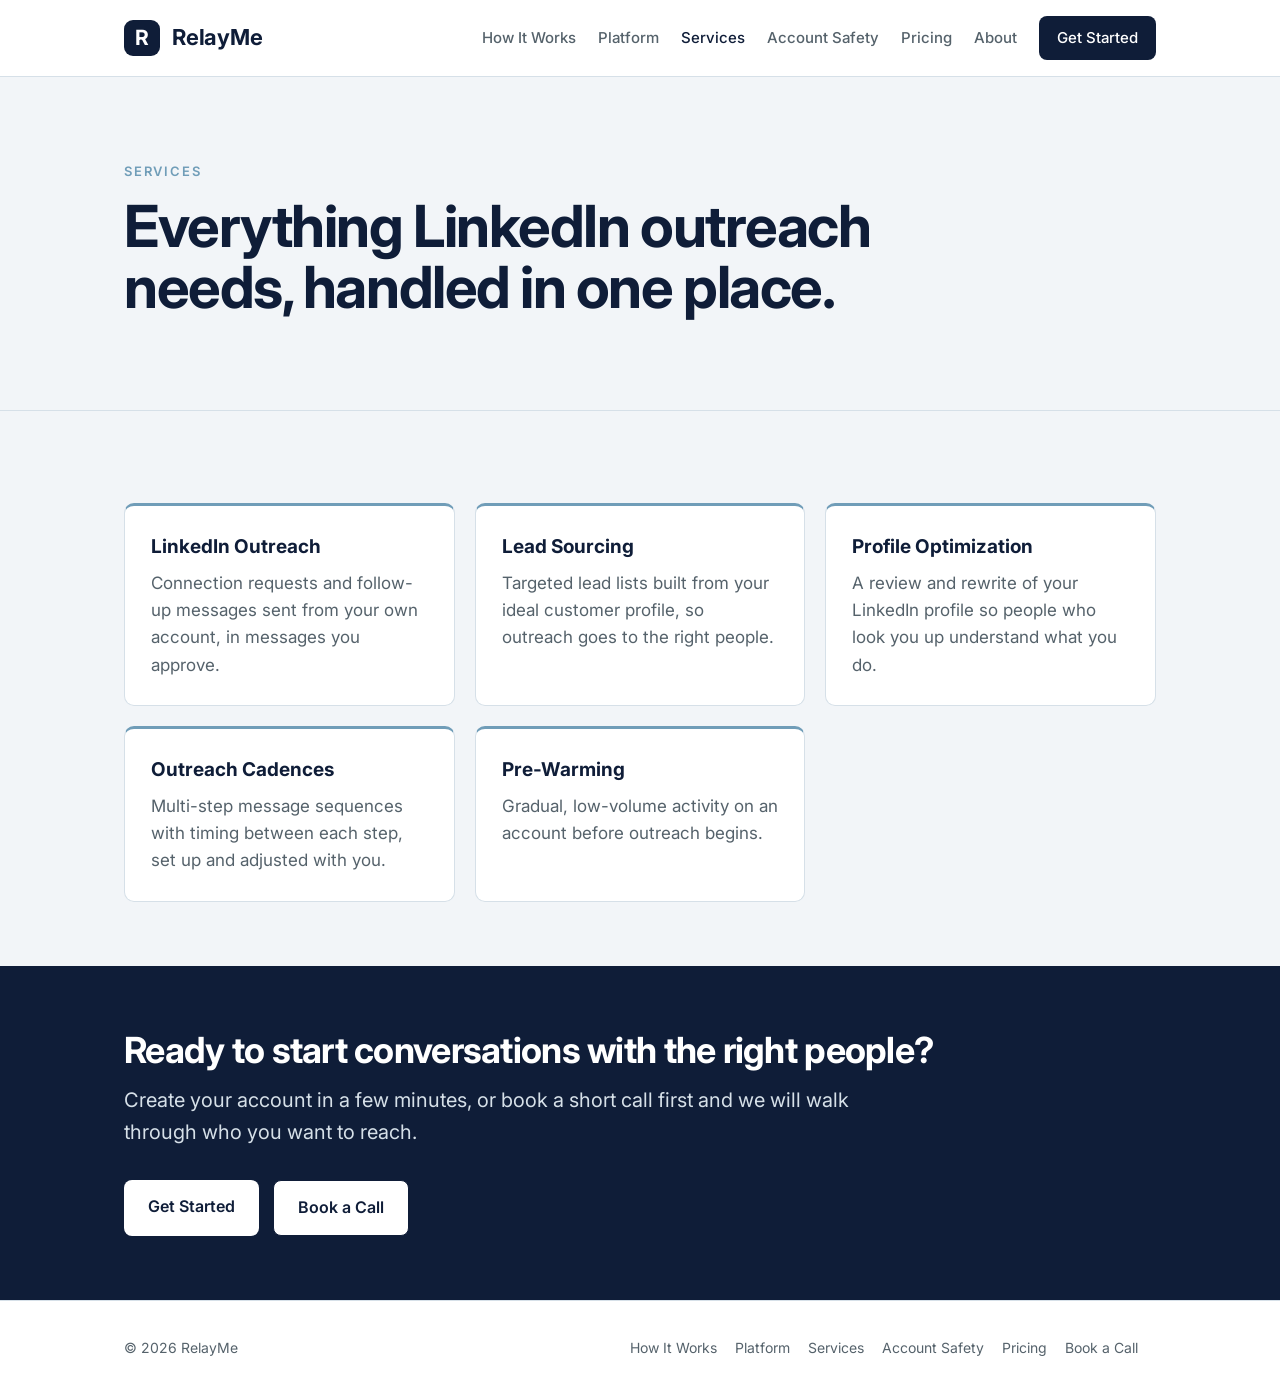
<file: services.html>
<!doctype html>
<html lang="en"><head><meta charset="utf-8"><meta name="viewport" content="width=device-width,initial-scale=1">
<title>Services | RelayMe</title><meta name="description" content="What RelayMe does for your LinkedIn outreach.">
<meta name="robots" content="noindex, nofollow, noarchive">
<link rel="icon" href="favicon.svg" type="image/svg+xml">
<link rel="preconnect" href="https://fonts.googleapis.com"><link rel="preconnect" href="https://fonts.gstatic.com" crossorigin>
<link href="https://fonts.googleapis.com/css2?family=Inter:wght@400;500;600;700&display=swap" rel="stylesheet">
<link rel="stylesheet" href="styles.css"></head><body>
<header class="site"><div class="wrap"><a class="brand" href="index.html"><span class="tile" aria-hidden="true">R</span>RelayMe</a>
<nav class="main" aria-label="Main"><a href="how-it-works.html">How It Works</a><a href="platform.html">Platform</a><a href="services.html" aria-current="page">Services</a><a href="account-safety.html">Account Safety</a><a href="pricing.html">Pricing</a><a href="about.html">About</a><a class="btn" href="start.html">Get Started</a></nav></div></header>
<main>
<section class="hero"><div class="wrap"><p class="eyebrow">Services</p><h1>Everything LinkedIn outreach needs, handled in one place.</h1></div></section>
<section class="block"><div class="wrap"><div class="grid"><div class="card"><h3>LinkedIn Outreach</h3><p>Connection requests and follow-up messages sent from your own account, in messages you approve.</p></div><div class="card"><h3>Lead Sourcing</h3><p>Targeted lead lists built from your ideal customer profile, so outreach goes to the right people.</p></div><div class="card"><h3>Profile Optimization</h3><p>A review and rewrite of your LinkedIn profile so people who look you up understand what you do.</p></div><div class="card"><h3>Outreach Cadences</h3><p>Multi-step message sequences with timing between each step, set up and adjusted with you.</p></div><div class="card"><h3>Pre-Warming</h3><p>Gradual, low-volume activity on an account before outreach begins.</p></div></div></div></section><section class="band"><div class="wrap"><h2>Ready to start conversations with the right people?</h2><p class="lede">Create your account in a few minutes, or book a short call first and we will walk through who you want to reach.</p><div class="cta-row"><a class="btn" href="start.html">Get Started</a><a class="btn alt" href="book.html">Book a Call</a></div></div></section></main>
<footer class="site"><div class="wrap"><div>&copy; 2026 RelayMe</div><div><a href="how-it-works.html">How It Works</a><a href="platform.html">Platform</a><a href="services.html">Services</a><a href="account-safety.html">Account Safety</a><a href="pricing.html">Pricing</a><a href="book.html">Book a Call</a></div></div></footer>
</body></html>
</file>
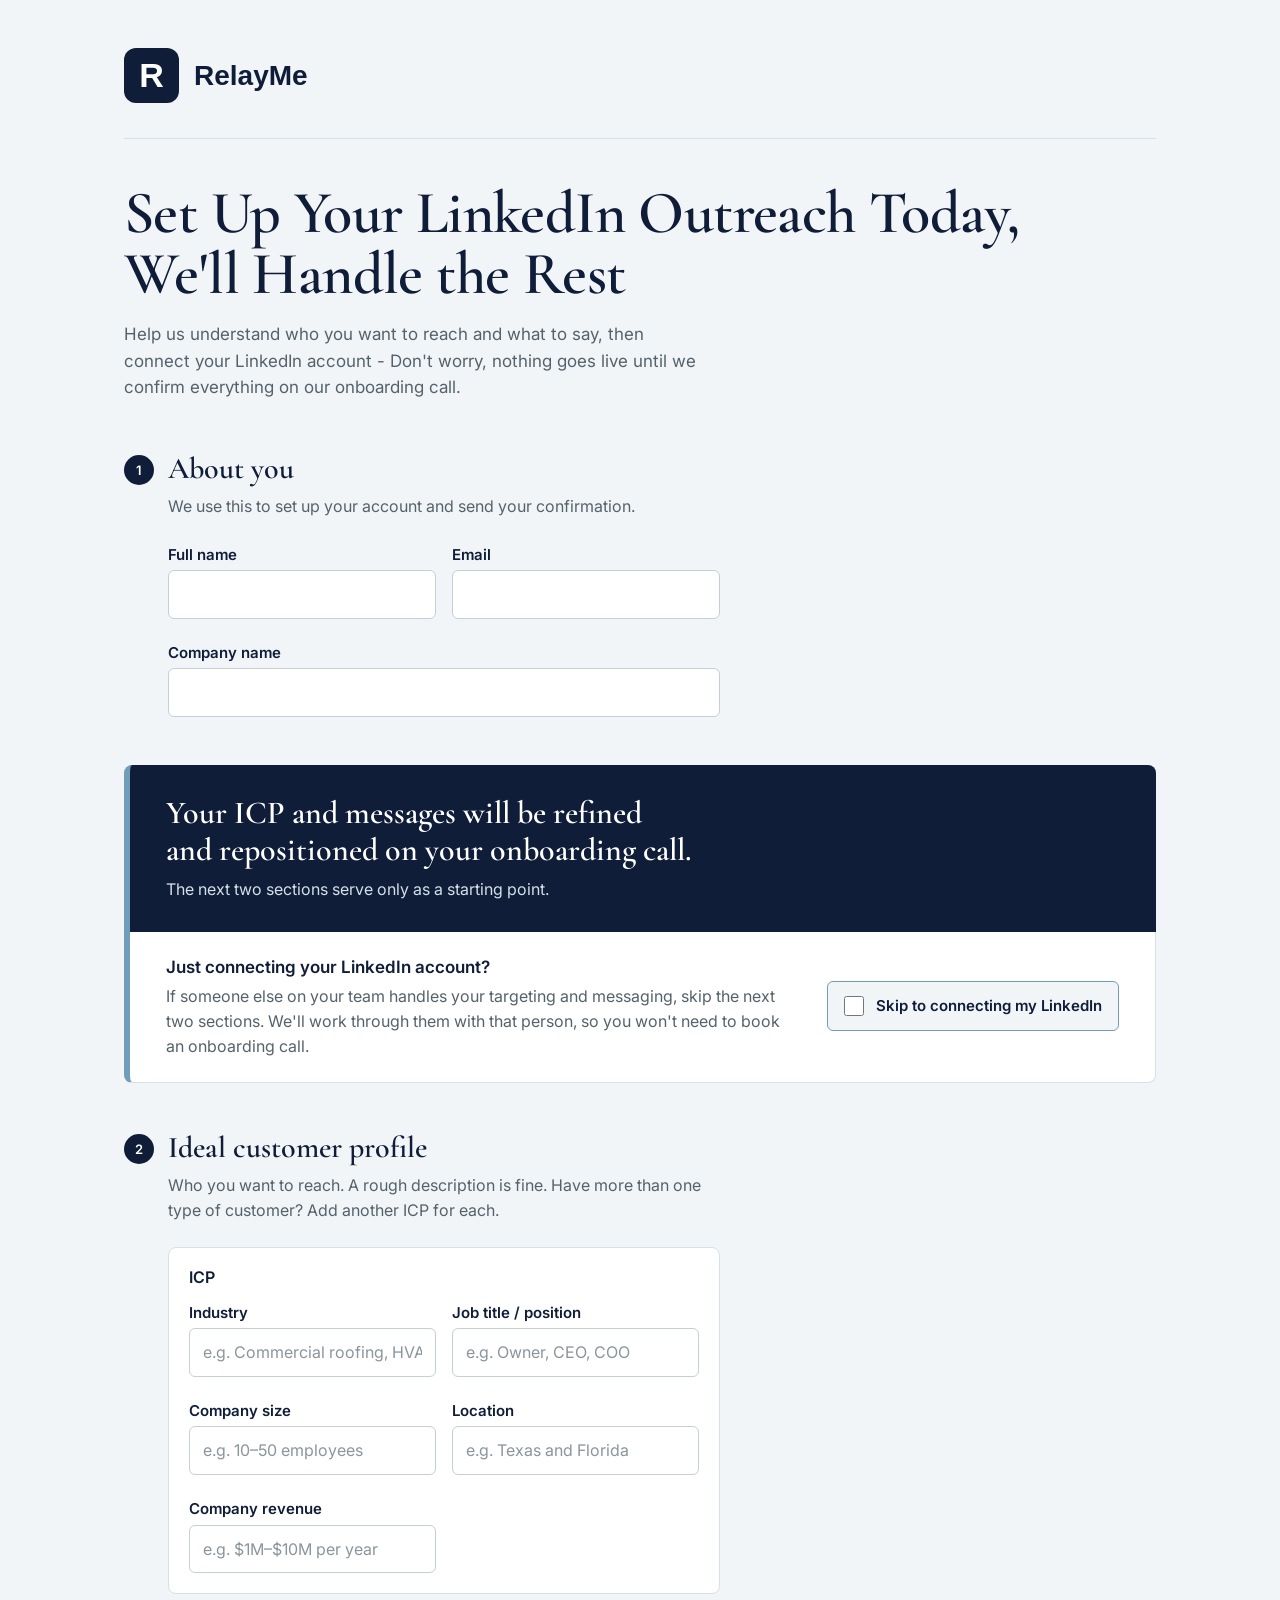
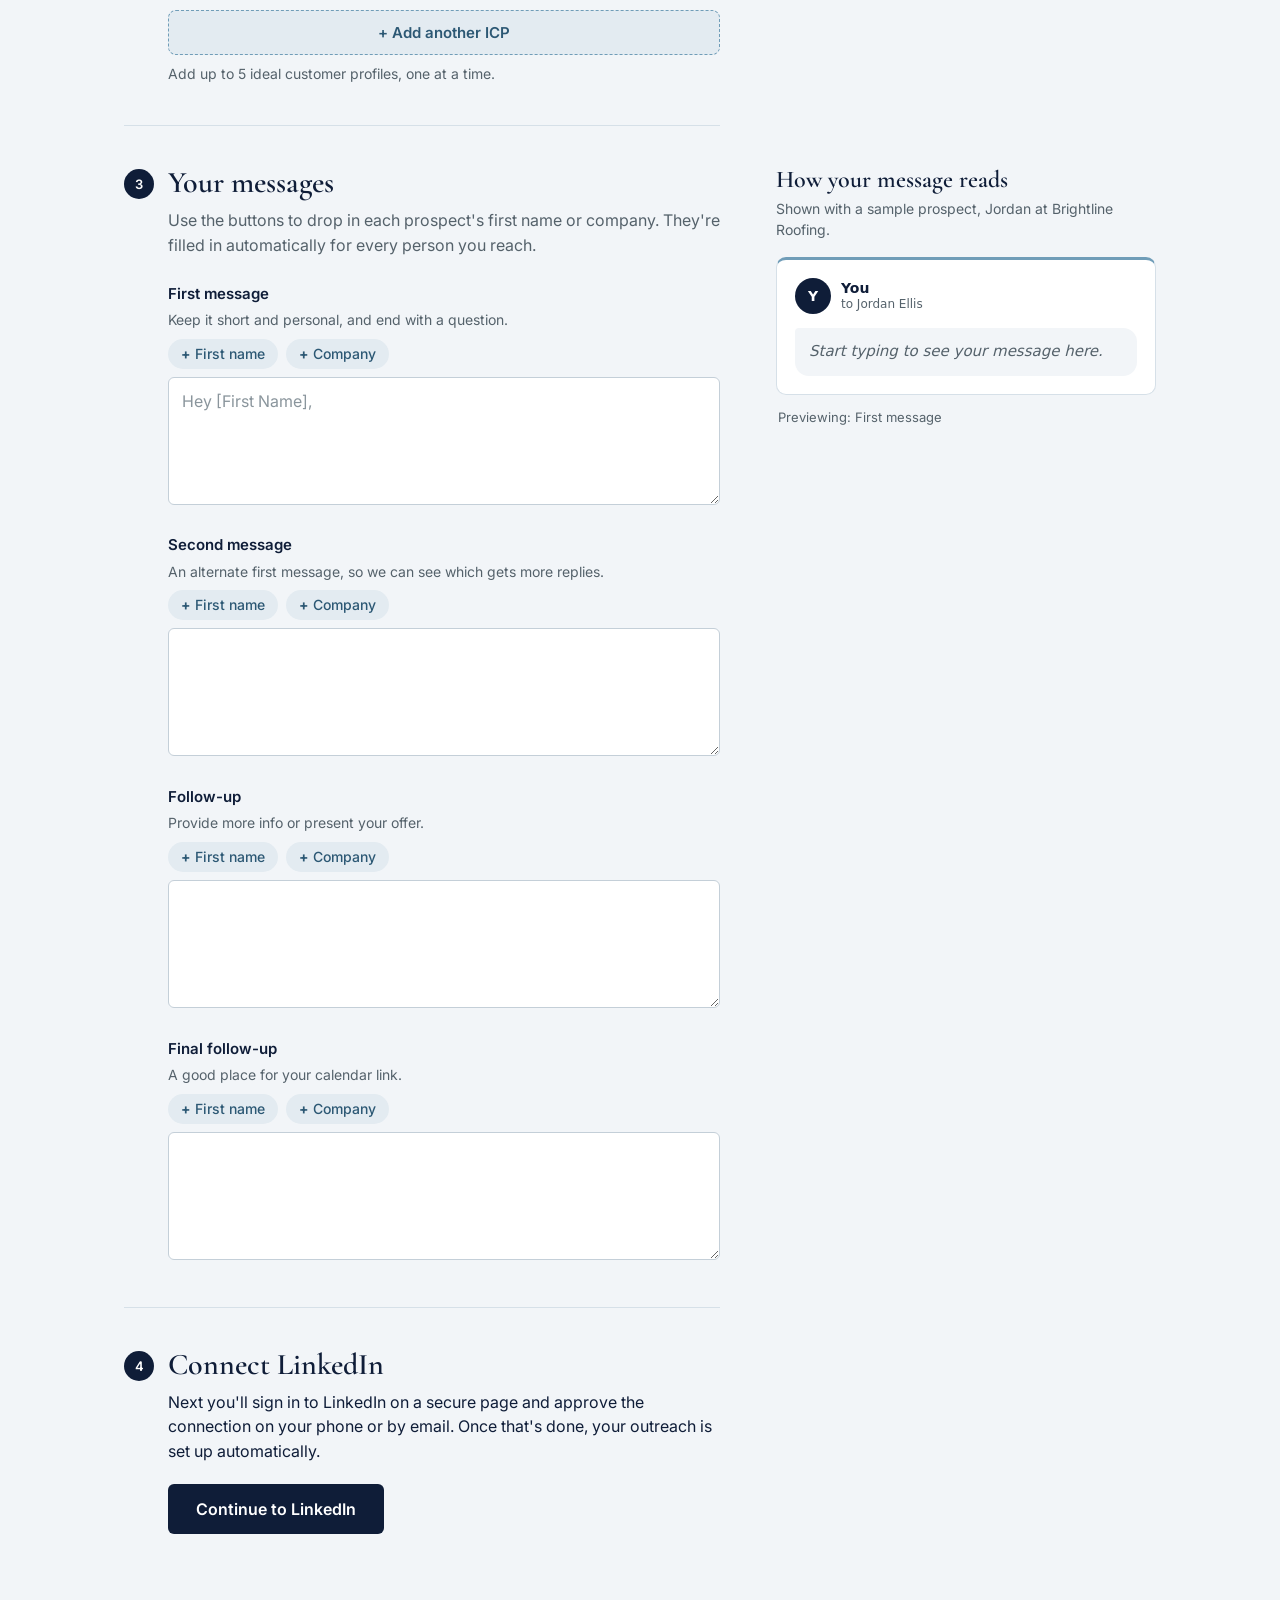
<file: start.html>
<!doctype html>
<html lang="en">
<head>
<meta charset="utf-8">
<meta name="viewport" content="width=device-width, initial-scale=1">
<title>Set up your outreach · RelayMe</title>
<link rel="preconnect" href="https://fonts.googleapis.com">
<link rel="preconnect" href="https://fonts.gstatic.com" crossorigin>
<link href="https://fonts.googleapis.com/css2?family=Cormorant+Garamond:wght@500;600;700&family=Inter:wght@400;500;600&display=swap" rel="stylesheet">
<style>
  /* RelayMe brand kit */
  :root {
    color-scheme: light;
    --navy: #0F1D38;        /* Primary */
    --slate: #95A0A5;       /* Secondary */
    --steel: #709DB8;       /* Tertiary */
    --mist: #D6E0E8;        /* Color 4 */

    --paper: #F2F5F8;
    --surface: #FFFFFF;
    --ink: var(--navy);
    --muted: #55626B;       /* Secondary, darkened for readable text */
    --rule: var(--mist);
    --field-border: #C4CFD8;
    --action: var(--navy);
    --action-hover: #1D3159;
    --chip: #E3EBF1;
    --chip-ink: #2C5874;    /* Tertiary, darkened for readable text */
    --focus: rgba(112, 157, 184, .45);
    --error: #B42318;
    --error-bg: #FDECEA;
    --display: "Cormorant Garamond", Georgia, "Times New Roman", serif;
    --font: "Inter", system-ui, -apple-system, "Segoe UI", sans-serif;
    --chat-font: system-ui, -apple-system, "Segoe UI", Roboto, sans-serif;
  }
  * { box-sizing: border-box; }
  html { -webkit-text-size-adjust: 100%; }
  body {
    margin: 0;
    background: var(--paper);
    color: var(--ink);
    font: 400 16px/1.55 var(--font);
  }
  .page {
    max-width: 1080px;
    margin: 0 auto;
    padding: 48px 24px 96px;
  }
  .masthead {
    border-bottom: 1px solid var(--rule);
    padding: 0 0 28px;
    margin: 0 0 44px;
  }
  .logo { display: block; width: 236px; max-width: 70vw; height: auto; }
  .logo-link { display: inline-block; border-radius: 4px; }
  .logo-link:focus-visible { outline: 3px solid var(--focus); outline-offset: 4px; }
  h1 {
    font-family: var(--display);
    font-size: clamp(40px, 6vw, 60px);
    line-height: 1.02;
    letter-spacing: -0.01em;
    font-weight: 600;
    margin: 0 0 16px;
    max-width: 22em;
    text-wrap: balance;
  }
  .h1-line { display: block; }  /* second half of the headline on its own line */
  .intro {
    font-size: 17px;
    color: var(--muted);
    margin: 0 0 52px;
    max-width: 52ch;
  }

  /* Page grid: steps on the left; the preview only sits beside the messages */
  .layout {
    display: grid;
    grid-template-columns: minmax(0, 1fr) 380px;
    column-gap: 56px;
  }
  .layout > .step { grid-column: 1; }
  .layout > .callout-wrap { grid-column: 1 / -1; }
  .step-about    { grid-row: 1; }
  .callout-wrap  { grid-row: 2; margin: 0 0 48px; }
  .step-icp      { grid-row: 3; }
  .step-messages { grid-row: 4; }
  .step-connect  { grid-row: 5; }
  .preview-col   { grid-column: 2; grid-row: 4; }

  /* Steps: a real sequence, so they are numbered */
  .step { padding: 0 0 40px; margin: 0 0 40px; border-bottom: 1px solid var(--rule); }
  .step-connect { border-bottom: 0; margin-bottom: 0; padding-bottom: 0; }
  .step-about { border-bottom: 0; padding-bottom: 0; margin-bottom: 48px; } /* the band below separates it */
  .step-head { display: flex; gap: 14px; align-items: baseline; margin: 0 0 6px; }
  .step-num {
    flex: none;
    width: 30px; height: 30px;
    border-radius: 50%;
    background: var(--navy);
    color: #fff;
    display: inline-grid; place-items: center;
    font-weight: 600; font-size: 13px;
    transform: translateY(-3px);
  }
  h2 { font-family: var(--display); font-size: 30px; line-height: 1.1; font-weight: 600; margin: 0; }
  .step-note { color: var(--muted); margin: 0 0 24px 44px; max-width: 56ch; }
  .fields { margin-left: 44px; }

  /* Preliminary notice before ICP + messages: full-width navy band */
  .callout {
    margin: 0;
    padding: 30px 36px;
    background: var(--navy);
    color: #fff;
    border-radius: 8px 8px 0 0;
    border-left: 6px solid var(--steel);
  }

  /* Skip option, attached under the band: for someone only lending their LinkedIn account */
  .skip { padding: 22px 36px 24px; background: var(--surface); border: 1px solid var(--rule); border-top: 0;
          border-left: 6px solid var(--steel); border-radius: 0 0 8px 8px; }
  .skip-row { display: flex; gap: 24px; align-items: center; justify-content: space-between; flex-wrap: wrap; }
  .skip-title { font-weight: 600; font-size: 17px; margin: 0 0 4px; }
  .skip-body { color: var(--muted); margin: 0; max-width: 62ch; }
  .skip-check { flex: none; display: flex; gap: 12px; align-items: center; cursor: pointer; margin: 0;
                font-weight: 600; font-size: 15px; padding: 12px 16px;
                border: 1px solid var(--steel); border-radius: 6px; background: var(--paper); }
  .skip-check input { width: 20px; height: 20px; accent-color: var(--navy); margin: 0; flex: none; }
  .skip-check:focus-within { outline: 3px solid var(--focus); outline-offset: 2px; }
  .skip-done { display: none; margin: 18px 0 0; padding-top: 18px; border-top: 1px solid var(--rule); }
  .skip-done p { margin: 0 0 14px; }
  .skip-done .opt { font-weight: 400; color: var(--muted); }
  .skip-done input { max-width: 360px; }
  body.skipping .step-icp, body.skipping .step-messages, body.skipping .preview-col { display: none; }
  body.skipping .step-connect { grid-row: 3; }
  body.skipping .skip-check { background: var(--chip); }
  body.skipping .skip-done { display: block; }
  .callout-lead {
    font-family: var(--display);
    font-weight: 600;
    font-size: clamp(24px, 3vw, 32px);
    line-height: 1.15;
    margin: 0 0 8px;
    max-width: 46ch;
    text-wrap: balance;
  }
  .callout-sub { margin: 0; color: var(--mist); font-size: 16px; }

  .field { margin: 0 0 22px; }
  .field:last-child { margin-bottom: 0; }
  label { display: block; font-weight: 600; font-size: 15px; margin: 0 0 4px; }
  .hint { display: block; color: var(--muted); font-size: 14px; margin: 0 0 8px; }
  .row { display: grid; grid-template-columns: 1fr 1fr; gap: 16px; }
  .row + .row, .row + .field, .field + .row { margin-top: 0; }

  input[type=text], input[type=email], textarea {
    width: 100%;
    font: inherit;
    color: var(--ink);
    background: var(--surface);
    border: 1px solid var(--field-border);
    border-radius: 6px;
    padding: 11px 13px;
    transition: border-color .15s;
  }
  input::placeholder, textarea::placeholder { color: #8A959C; }
  textarea { min-height: 128px; resize: vertical; line-height: 1.5; }
  input:hover, textarea:hover { border-color: var(--slate); }
  input:focus, textarea:focus { outline: none; border-color: var(--steel); box-shadow: 0 0 0 3px var(--focus); }
  .invalid input, .invalid textarea { border-color: var(--error); }
  .field-error { display: none; color: var(--error); font-size: 14px; margin-top: 6px; }
  .invalid .field-error { display: block; }

  /* ICP cards: one shows by default, up to five */
  .icp-card { border: 1px solid var(--rule); background: var(--surface); border-radius: 8px; padding: 20px; margin: 0 0 16px; }
  .icp-card .row:last-child .field { margin-bottom: 0; }
  .icp-card[hidden] { display: none; }
  .icp-head { display: flex; align-items: baseline; justify-content: space-between; gap: 12px; margin: 0 0 14px; }
  .icp-title { font: 600 16px/1.2 var(--font); margin: 0; }
  .icp-remove { font: 500 14px/1 var(--font); color: var(--muted); background: none; border: 0; padding: 4px 0; cursor: pointer; text-decoration: underline; }
  .icp-remove:hover { color: var(--error); }
  .add-icp { font: 600 15px/1 var(--font); color: var(--chip-ink); background: var(--chip); border: 1px dashed var(--steel); border-radius: 8px; padding: 14px 18px; width: 100%; cursor: pointer; }
  .add-icp:hover { background: var(--mist); }
  .add-icp:focus-visible, .icp-remove:focus-visible { outline: 2px solid var(--steel); outline-offset: 2px; }
  .add-icp[hidden] { display: none; }
  .icp-limit { color: var(--muted); font-size: 14px; margin: 8px 0 0; }
  .inserts { display: flex; flex-wrap: wrap; gap: 8px; margin: 0 0 8px; }
  .insert {
    font: 500 14px/1 var(--font);
    color: var(--chip-ink);
    background: var(--chip);
    border: 0;
    border-radius: 999px;
    padding: 8px 13px;
    cursor: pointer;
  }
  .insert:hover { background: var(--mist); }
  .insert:focus-visible { outline: 2px solid var(--steel); outline-offset: 2px; }
  .insert span { font-weight: 700; margin-right: 4px; }

  /* Preview: the one memorable element */
  .preview { position: sticky; top: 24px; }
  .preview-title { font-family: var(--display); font-weight: 600; font-size: 24px; line-height: 1.15; margin: 0 0 4px; }
  .preview-sub { color: var(--muted); font-size: 14px; margin: 0 0 16px; }
  .thread {
    background: var(--surface);
    border: 1px solid var(--rule);
    border-top: 3px solid var(--steel);
    border-radius: 10px;
    padding: 18px;
  }
  .thread-head { display: flex; align-items: center; gap: 10px; margin: 0 0 14px; }
  .avatar {
    width: 36px; height: 36px; border-radius: 50%;
    background: var(--navy); color: #fff;
    display: grid; place-items: center;
    font: 600 14px var(--chat-font);
  }
  .thread-name { font: 600 14px/1.2 var(--chat-font); }
  .thread-meta { font: 400 12px/1.2 var(--chat-font); color: var(--muted); }
  .bubble {
    font: 400 15px/1.5 var(--chat-font);
    background: var(--paper);
    border-radius: 4px 14px 14px 14px;
    padding: 12px 14px;
    white-space: pre-wrap;
    word-wrap: break-word;
    min-height: 48px;
  }
  .bubble .filled { background: var(--mist); color: var(--navy); border-radius: 3px; padding: 0 1px; }
  .bubble .empty { color: var(--muted); font-style: italic; }
  .preview-which { font-size: 13px; color: var(--muted); margin: 12px 2px 0; }
  .preview.inline { position: static; margin: 14px 0 0; }
  .preview.inline .preview-sub { display: none; }
  .preview.inline .thread { padding: 14px; }

  .connect-box { margin-left: 44px; }
  .connect-box p { margin: 0 0 20px; max-width: 56ch; }
  .form-error {
    display: none;
    background: var(--error-bg);
    color: var(--error);
    border-radius: 8px;
    padding: 12px 14px;
    margin: 0 0 16px;
    font-size: 15px;
  }
  .form-error.show { display: block; }
  .submit {
    font: 600 16px/1 var(--font);
    color: #fff;
    background: var(--action);
    border: 0;
    border-radius: 6px;
    padding: 17px 28px;
    cursor: pointer;
  }
  .submit:hover { background: var(--action-hover); }
  .submit:focus-visible { outline: 3px solid var(--focus); outline-offset: 2px; }
  .submit[disabled] { opacity: .65; cursor: progress; }

  @media (max-width: 900px) {
    .layout { grid-template-columns: 1fr; }
    .preview-col { display: none; }
    .page { padding-top: 32px; }
  }
  @media (max-width: 560px) {
    .page { padding: 28px 16px 72px; }
    .h1-line { display: inline; }  /* let the headline flow on phones */
    .row { grid-template-columns: 1fr; gap: 0; }
    .row .field { margin-bottom: 22px; }
    .step-note, .fields, .connect-box { margin-left: 0; }
    .callout { padding: 22px 20px; border-left-width: 4px; }
    .skip { padding: 20px; border-left-width: 4px; }
    .skip-check { width: 100%; }
    .submit { width: 100%; }
  }
  @media (prefers-reduced-motion: reduce) {
    * { transition: none !important; }
  }
</style>
<meta name="robots" content="noindex, nofollow, noarchive">
<link rel="icon" href="favicon.svg" type="image/svg+xml">
<script>window.ONBOARD_SUBMIT_URL = "https://colem.app.n8n.cloud/webhook/relayme-onboard-submit";</script>
</head>
<body>
<main class="page">
  <header class="masthead">
    <a class="logo-link" href="index.html" target="_top"><img class="logo" src="[data-uri]" alt="RelayMe website" width="236" height="55"></a>
  </header>
  <h1>Set Up Your LinkedIn Outreach Today, <span class="h1-line">We'll Handle the Rest</span></h1>
  <p class="intro">Help us understand who you want to reach and what to say, then connect your LinkedIn account - Don't worry, nothing goes live until we confirm everything on our onboarding call.</p>

  <form id="onboard" novalidate>
    <div class="layout">

      <section class="step step-about" aria-labelledby="s1">
        <div class="step-head"><span class="step-num" aria-hidden="true">1</span><h2 id="s1">About you</h2></div>
        <p class="step-note">We use this to set up your account and send your confirmation.</p>
        <div class="fields">
          <div class="row">
            <div class="field" data-field="full_name">
              <label for="full_name">Full name</label>
              <input id="full_name" name="full_name" type="text" autocomplete="name" required>
              <div class="field-error">Enter your full name.</div>
            </div>
            <div class="field" data-field="email">
              <label for="email">Email</label>
              <input id="email" name="email" type="email" autocomplete="email" required>
              <div class="field-error">Enter a valid email address.</div>
            </div>
          </div>
          <div class="field" data-field="company">
            <label for="company">Company name</label>
            <input id="company" name="company" type="text" autocomplete="organization" required>
            <div class="field-error">Enter your company name.</div>
          </div>
        </div>
      </section>

      <div class="callout-wrap">
        <div class="callout" role="note">
          <p class="callout-lead">Your ICP and messages will be refined and repositioned on your onboarding call.</p>
          <p class="callout-sub">The next two sections serve only as a starting point.</p>
        </div>
        <div class="skip">
          <div class="skip-row">
            <div>
              <p class="skip-title">Just connecting your LinkedIn account?</p>
              <p class="skip-body">If someone else on your team handles your targeting and messaging, skip the next two sections. We'll work through them with that person, so you won't need to book an onboarding call.</p>
            </div>
            <label class="skip-check"><input type="checkbox" id="skip_details"> Skip to connecting my LinkedIn</label>
          </div>
          <div class="skip-done">
            <p>You're down to one step: connect your LinkedIn below.</p>
            <label for="outreach_contact">Who handles your outreach? <span class="opt">(optional)</span></label>
            <input type="text" id="outreach_contact" maxlength="200" placeholder="Name or email" autocomplete="off">
          </div>
        </div>
      </div>

      <section class="step step-icp" aria-labelledby="s2">
        <div class="step-head"><span class="step-num" aria-hidden="true">2</span><h2 id="s2">Ideal customer profile</h2></div>
        <p class="step-note">Who you want to reach. A rough description is fine. Have more than one type of customer? Add another ICP for each.</p>
        <div class="fields">
        <div class="icp-card" data-icp="1">
          <div class="icp-head"><h3 class="icp-title">ICP</h3></div>
          <div class="row">
            <div class="field" data-field="icp_industry">
              <label for="icp_industry">Industry</label>
              <input id="icp_industry" name="icp_industry" type="text" required placeholder="e.g. Commercial roofing, HVAC">
              <div class="field-error">Enter the industries you want to reach.</div>
            </div>
            <div class="field" data-field="icp_title">
              <label for="icp_title">Job title / position</label>
              <input id="icp_title" name="icp_title" type="text" required placeholder="e.g. Owner, CEO, COO">
              <div class="field-error">Enter the job titles you want to reach.</div>
            </div>
          </div>
          <div class="row">
            <div class="field" data-field="icp_company_size">
              <label for="icp_company_size">Company size</label>
              <input id="icp_company_size" name="icp_company_size" type="text" required placeholder="e.g. 10–50 employees">
              <div class="field-error">Enter a company size.</div>
            </div>
            <div class="field" data-field="icp_location">
              <label for="icp_location">Location</label>
              <input id="icp_location" name="icp_location" type="text" required placeholder="e.g. Texas and Florida">
              <div class="field-error">Enter a location.</div>
            </div>
          </div>
          <div class="row">
            <div class="field" data-field="icp_revenue">
              <label for="icp_revenue">Company revenue</label>
              <input id="icp_revenue" name="icp_revenue" type="text" required placeholder="e.g. $1M–$10M per year">
              <div class="field-error">Enter a revenue range.</div>
            </div>
          </div>
        
        </div>
        <div class="icp-card" data-icp="2" hidden>
          <div class="icp-head"><h3 class="icp-title">ICP 2</h3><button type="button" class="icp-remove" data-remove="2">Remove</button></div>
          <div class="row">
            <div class="field" data-field="icp2_industry">
              <label for="icp2_industry">Industry</label>
              <input id="icp2_industry" name="icp2_industry" type="text" placeholder="e.g. Commercial roofing, HVAC">
              <div class="field-error">Enter the industries you want to reach.</div>
            </div>
            <div class="field" data-field="icp2_title">
              <label for="icp2_title">Job title / position</label>
              <input id="icp2_title" name="icp2_title" type="text" placeholder="e.g. Owner, CEO, COO">
              <div class="field-error">Enter the job titles you want to reach.</div>
            </div>
          </div>
          <div class="row">
            <div class="field" data-field="icp2_company_size">
              <label for="icp2_company_size">Company size</label>
              <input id="icp2_company_size" name="icp2_company_size" type="text" placeholder="e.g. 10–50 employees">
              <div class="field-error">Enter a company size.</div>
            </div>
            <div class="field" data-field="icp2_location">
              <label for="icp2_location">Location</label>
              <input id="icp2_location" name="icp2_location" type="text" placeholder="e.g. Texas and Florida">
              <div class="field-error">Enter a location.</div>
            </div>
          </div>
          <div class="row">
            <div class="field" data-field="icp2_revenue">
              <label for="icp2_revenue">Company revenue</label>
              <input id="icp2_revenue" name="icp2_revenue" type="text" placeholder="e.g. $1M–$10M per year">
              <div class="field-error">Enter a revenue range.</div>
            </div>
          </div>
        </div>
        <div class="icp-card" data-icp="3" hidden>
          <div class="icp-head"><h3 class="icp-title">ICP 3</h3><button type="button" class="icp-remove" data-remove="3">Remove</button></div>
          <div class="row">
            <div class="field" data-field="icp3_industry">
              <label for="icp3_industry">Industry</label>
              <input id="icp3_industry" name="icp3_industry" type="text" placeholder="e.g. Commercial roofing, HVAC">
              <div class="field-error">Enter the industries you want to reach.</div>
            </div>
            <div class="field" data-field="icp3_title">
              <label for="icp3_title">Job title / position</label>
              <input id="icp3_title" name="icp3_title" type="text" placeholder="e.g. Owner, CEO, COO">
              <div class="field-error">Enter the job titles you want to reach.</div>
            </div>
          </div>
          <div class="row">
            <div class="field" data-field="icp3_company_size">
              <label for="icp3_company_size">Company size</label>
              <input id="icp3_company_size" name="icp3_company_size" type="text" placeholder="e.g. 10–50 employees">
              <div class="field-error">Enter a company size.</div>
            </div>
            <div class="field" data-field="icp3_location">
              <label for="icp3_location">Location</label>
              <input id="icp3_location" name="icp3_location" type="text" placeholder="e.g. Texas and Florida">
              <div class="field-error">Enter a location.</div>
            </div>
          </div>
          <div class="row">
            <div class="field" data-field="icp3_revenue">
              <label for="icp3_revenue">Company revenue</label>
              <input id="icp3_revenue" name="icp3_revenue" type="text" placeholder="e.g. $1M–$10M per year">
              <div class="field-error">Enter a revenue range.</div>
            </div>
          </div>
        </div>
        <div class="icp-card" data-icp="4" hidden>
          <div class="icp-head"><h3 class="icp-title">ICP 4</h3><button type="button" class="icp-remove" data-remove="4">Remove</button></div>
          <div class="row">
            <div class="field" data-field="icp4_industry">
              <label for="icp4_industry">Industry</label>
              <input id="icp4_industry" name="icp4_industry" type="text" placeholder="e.g. Commercial roofing, HVAC">
              <div class="field-error">Enter the industries you want to reach.</div>
            </div>
            <div class="field" data-field="icp4_title">
              <label for="icp4_title">Job title / position</label>
              <input id="icp4_title" name="icp4_title" type="text" placeholder="e.g. Owner, CEO, COO">
              <div class="field-error">Enter the job titles you want to reach.</div>
            </div>
          </div>
          <div class="row">
            <div class="field" data-field="icp4_company_size">
              <label for="icp4_company_size">Company size</label>
              <input id="icp4_company_size" name="icp4_company_size" type="text" placeholder="e.g. 10–50 employees">
              <div class="field-error">Enter a company size.</div>
            </div>
            <div class="field" data-field="icp4_location">
              <label for="icp4_location">Location</label>
              <input id="icp4_location" name="icp4_location" type="text" placeholder="e.g. Texas and Florida">
              <div class="field-error">Enter a location.</div>
            </div>
          </div>
          <div class="row">
            <div class="field" data-field="icp4_revenue">
              <label for="icp4_revenue">Company revenue</label>
              <input id="icp4_revenue" name="icp4_revenue" type="text" placeholder="e.g. $1M–$10M per year">
              <div class="field-error">Enter a revenue range.</div>
            </div>
          </div>
        </div>
        <div class="icp-card" data-icp="5" hidden>
          <div class="icp-head"><h3 class="icp-title">ICP 5</h3><button type="button" class="icp-remove" data-remove="5">Remove</button></div>
          <div class="row">
            <div class="field" data-field="icp5_industry">
              <label for="icp5_industry">Industry</label>
              <input id="icp5_industry" name="icp5_industry" type="text" placeholder="e.g. Commercial roofing, HVAC">
              <div class="field-error">Enter the industries you want to reach.</div>
            </div>
            <div class="field" data-field="icp5_title">
              <label for="icp5_title">Job title / position</label>
              <input id="icp5_title" name="icp5_title" type="text" placeholder="e.g. Owner, CEO, COO">
              <div class="field-error">Enter the job titles you want to reach.</div>
            </div>
          </div>
          <div class="row">
            <div class="field" data-field="icp5_company_size">
              <label for="icp5_company_size">Company size</label>
              <input id="icp5_company_size" name="icp5_company_size" type="text" placeholder="e.g. 10–50 employees">
              <div class="field-error">Enter a company size.</div>
            </div>
            <div class="field" data-field="icp5_location">
              <label for="icp5_location">Location</label>
              <input id="icp5_location" name="icp5_location" type="text" placeholder="e.g. Texas and Florida">
              <div class="field-error">Enter a location.</div>
            </div>
          </div>
          <div class="row">
            <div class="field" data-field="icp5_revenue">
              <label for="icp5_revenue">Company revenue</label>
              <input id="icp5_revenue" name="icp5_revenue" type="text" placeholder="e.g. $1M–$10M per year">
              <div class="field-error">Enter a revenue range.</div>
            </div>
          </div>
        </div>
        <button type="button" class="add-icp" id="add-icp">+ Add another ICP</button>
        <p class="icp-limit" id="icp-limit">Add up to 5 ideal customer profiles, one at a time.</p>
      </div>
      </section>

      <section class="step step-messages" aria-labelledby="s3">
        <div class="step-head"><span class="step-num" aria-hidden="true">3</span><h2 id="s3">Your messages</h2></div>
        <p class="step-note">Use the buttons to drop in each prospect's first name or company. They're filled in automatically for every person you reach.</p>
        <div class="fields">

          <div class="field msg" data-field="message_1">
            <label for="message_1">First message</label>
            <span class="hint">Keep it short and personal, and end with a question.</span>
            <div class="inserts" role="group" aria-label="Insert into first message">
              <button type="button" class="insert" data-token="[First Name]"><span>+</span>First name</button>
              <button type="button" class="insert" data-token="[Company]"><span>+</span>Company</button>
            </div>
            <textarea id="message_1" name="message_1" required placeholder="Hey [First Name],&#10;&#10;"></textarea>
            <div class="field-error">Write your first message.</div>
          </div>

          <div class="field msg" data-field="message_2">
            <label for="message_2">Second message</label>
            <span class="hint">An alternate first message, so we can see which gets more replies.</span>
            <div class="inserts" role="group" aria-label="Insert into second message">
              <button type="button" class="insert" data-token="[First Name]"><span>+</span>First name</button>
              <button type="button" class="insert" data-token="[Company]"><span>+</span>Company</button>
            </div>
            <textarea id="message_2" name="message_2" required></textarea>
            <div class="field-error">Write your second message.</div>
          </div>

          <div class="field msg" data-field="follow_up_1">
            <label for="follow_up_1">Follow-up</label>
            <span class="hint">Provide more info or present your offer.</span>
            <div class="inserts" role="group" aria-label="Insert into follow-up">
              <button type="button" class="insert" data-token="[First Name]"><span>+</span>First name</button>
              <button type="button" class="insert" data-token="[Company]"><span>+</span>Company</button>
            </div>
            <textarea id="follow_up_1" name="follow_up_1" required></textarea>
            <div class="field-error">Write your follow-up.</div>
          </div>

          <div class="field msg" data-field="follow_up_2">
            <label for="follow_up_2">Final follow-up</label>
            <span class="hint">A good place for your calendar link.</span>
            <div class="inserts" role="group" aria-label="Insert into final follow-up">
              <button type="button" class="insert" data-token="[First Name]"><span>+</span>First name</button>
              <button type="button" class="insert" data-token="[Company]"><span>+</span>Company</button>
            </div>
            <textarea id="follow_up_2" name="follow_up_2" required></textarea>
            <div class="field-error">Write your final follow-up.</div>
          </div>

        </div>
      </section>

      <aside class="preview-col" aria-label="Message preview">
        <div class="preview">
          <p class="preview-title">How your message reads</p>
          <p class="preview-sub">Shown with a sample prospect, Jordan at Brightline Roofing.</p>
          <div class="thread">
            <div class="thread-head">
              <div class="avatar" id="pv-avatar" aria-hidden="true">Y</div>
              <div>
                <div class="thread-name" id="pv-name">You</div>
                <div class="thread-meta">to Jordan Ellis</div>
              </div>
            </div>
            <div class="bubble" id="pv-bubble" aria-live="polite"></div>
          </div>
          <p class="preview-which" id="pv-which">Previewing: First message</p>
        </div>
      </aside>

      <section class="step step-connect" aria-labelledby="s4">
        <div class="step-head"><span class="step-num" aria-hidden="true">4</span><h2 id="s4">Connect LinkedIn</h2></div>
        <div class="connect-box">
          <p>Next you'll sign in to LinkedIn on a secure page and approve the connection on your phone or by email. Once that's done, your outreach is set up automatically.</p>
          <div class="form-error" id="form-error" role="alert"></div>
          <button type="submit" class="submit" id="submit">Continue to LinkedIn</button>
        </div>
      </section>

    </div>
  </form>
</main>

<script>
(function () {
  var SAMPLE = { 'first name': 'Jordan', 'last name': 'Ellis', 'company': 'Brightline Roofing',
                 'position': 'Owner', 'location': 'Denver, CO', 'industry': 'Construction' };
  var KNOWN = Object.keys(SAMPLE);
  var LABELS = { message_1: 'First message', message_2: 'Second message',
                 follow_up_1: 'Follow-up', follow_up_2: 'Final follow-up' };
  var FIELDS = ['full_name', 'email', 'company',
                'icp_industry', 'icp_title', 'icp_company_size', 'icp_location', 'icp_revenue',
                'message_1', 'message_2', 'follow_up_1', 'follow_up_2'];

  var ICP_KEYS = ['industry', 'title', 'company_size', 'location', 'revenue'];
  var MAX_ICPS = 5;
  var EXTRA_ICP_FIELDS = [];
  for (var n = 2; n <= MAX_ICPS; n++) ICP_KEYS.forEach(function (k) { EXTRA_ICP_FIELDS.push('icp' + n + '_' + k); });
  var form = document.getElementById('onboard');
  var bubble = document.getElementById('pv-bubble');
  var which = document.getElementById('pv-which');
  var nameEl = document.getElementById('pv-name');
  var avatar = document.getElementById('pv-avatar');
  var errorBox = document.getElementById('form-error');
  var submitBtn = document.getElementById('submit');
  // Where answers go (n8n's full address is filled in when the page is made, so
  // a copy of this page shown on another site still reaches n8n)
  var SUBMIT_URL = window.ONBOARD_SUBMIT_URL || 'relayme-onboard-submit';
  // Shown inside another page (your website) rather than on its own?
  var embedded = true;
  try { embedded = window.self !== window.top; } catch (e) {}
  // A locked-down frame has no origin of its own ("null")
  var lockedOrigin = false;
  try { lockedOrigin = String(window.origin) === 'null'; } catch (e) { lockedOrigin = true; }
  var preview = document.querySelector('.preview');
  var home = document.querySelector('.preview-col');
  var narrow = window.matchMedia('(max-width: 900px)');
  var current = 'message_1';

  // Wide screens: preview sits beside the messages. Narrow: under the message being edited.
  function placePreview() {
    if (narrow.matches) {
      document.getElementById(current).closest('.field').appendChild(preview);
      preview.classList.add('inline');
    } else if (preview.parentNode !== home) {
      home.appendChild(preview);
      preview.classList.remove('inline');
    }
  }
  if (narrow.addEventListener) narrow.addEventListener('change', placePreview);

  function esc(s) {
    return s.replace(/&/g, '&amp;').replace(/</g, '&lt;').replace(/>/g, '&gt;');
  }

  function render() {
    var text = document.getElementById(current).value;
    which.textContent = 'Previewing: ' + LABELS[current];
    if (!text.trim()) {
      bubble.innerHTML = '<span class="empty">Start typing to see your message here.</span>';
      return;
    }
    bubble.innerHTML = esc(text).replace(/\[([^\]\n]+)\]/g, function (m, inner) {
      var key = inner.trim().toLowerCase();
      return SAMPLE[key] ? '<span class="filled">' + SAMPLE[key] + '</span>' : m;
    });
  }

  function renderSender() {
    var n = document.getElementById('full_name').value.trim();
    nameEl.textContent = n || 'You';
    avatar.textContent = n ? n.charAt(0).toUpperCase() : 'Y';
  }

  function autosize(ta) {
    ta.style.height = 'auto';
    ta.style.height = Math.max(128, ta.scrollHeight + 2) + 'px';
  }

  function setError(field, msg) {
    field.classList.add('invalid');
    if (msg) field.querySelector('.field-error').textContent = msg;
  }
  function clearError(field) { if (field) field.classList.remove('invalid'); }

  // Insert buttons put the token at the cursor of their own field
  document.querySelectorAll('.insert').forEach(function (btn) {
    btn.addEventListener('click', function () {
      var ta = btn.closest('.field').querySelector('textarea');
      var token = btn.getAttribute('data-token');
      var start = ta.selectionStart, end = ta.selectionEnd, v = ta.value;
      var before = v.slice(0, start);
      var pad = before && !/\s$/.test(before) ? ' ' : '';
      ta.value = before + pad + token + v.slice(end);
      var pos = start + pad.length + token.length;
      ta.focus();
      ta.setSelectionRange(pos, pos);
      current = ta.id;
      placePreview();
      clearError(ta.closest('.field'));
      autosize(ta);
      render();
      saveDraft();
    });
  });

  document.querySelectorAll('textarea').forEach(function (ta) {
    ta.addEventListener('focus', function () { current = ta.id; placePreview(); render(); });
    ta.addEventListener('input', function () { autosize(ta); render(); clearError(ta.closest('.field')); });
  });
  document.querySelectorAll('input').forEach(function (inp) {
    inp.addEventListener('input', function () { clearError(inp.closest('.field')); });
  });
  document.getElementById('full_name').addEventListener('input', renderSender);

  // ICP cards: the first always shows; "Add another ICP" opens the next, up to 5
  var addIcp = document.getElementById('add-icp');
  var icpLimit = document.getElementById('icp-limit');
  function cardOf(n) { return form.querySelector('.icp-card[data-icp="' + n + '"]'); }
  function visibleCards() { return Array.prototype.filter.call(form.querySelectorAll('.icp-card'), function (c) { return !c.hidden; }); }
  function refreshIcps() {
    var shown = visibleCards().length;
    addIcp.hidden = shown >= MAX_ICPS;
    icpLimit.textContent = shown >= MAX_ICPS ? 'That\u2019s the limit of 5 ICPs.' : 'Add up to 5 ideal customer profiles, one at a time.';
  }
  addIcp.addEventListener('click', function () {
    for (var n = 2; n <= MAX_ICPS; n++) {
      var c = cardOf(n);
      if (c.hidden) { c.hidden = false; c.querySelector('input').focus(); break; }
    }
    refreshIcps(); saveDraft();
  });
  // Removing a card shifts the ones after it up, so there are never gaps
  form.querySelectorAll('.icp-remove').forEach(function (btn) {
    btn.addEventListener('click', function () {
      var from = Number(btn.getAttribute('data-remove'));
      var shown = visibleCards().length;
      for (var n = from; n < shown; n++) ICP_KEYS.forEach(function (k) {
        document.getElementById('icp' + n + '_' + k).value = document.getElementById('icp' + (n + 1) + '_' + k).value;
      });
      var last = cardOf(shown);
      last.querySelectorAll('input').forEach(function (i) { i.value = ''; });
      last.querySelectorAll('.field').forEach(clearError);
      last.hidden = true;
      refreshIcps(); saveDraft();
      addIcp.focus();
    });
  });
  function collectIcps() {
    var out = [];
    visibleCards().forEach(function (c) {
      var n = Number(c.getAttribute('data-icp'));
      var o = {};
      ICP_KEYS.forEach(function (k) { o[k] = document.getElementById(n === 1 ? 'icp_' + k : 'icp' + n + '_' + k).value.trim(); });
      out.push(o);
    });
    return out;
  }

  // Keep a draft on this device so a failed LinkedIn sign-in doesn't lose anything.
  // The success page clears it.
  var DRAFT_KEY = 'onboard-draft-v2';
  try { localStorage.removeItem('onboard-draft'); } catch (e) {}
  function saveDraft() {
    try {
      var d = {};
      FIELDS.concat(EXTRA_ICP_FIELDS).forEach(function (k) { d[k] = document.getElementById(k).value; });
      d._icps = visibleCards().length;
      localStorage.setItem(DRAFT_KEY, JSON.stringify(d));
    } catch (e) {}
  }
  try {
    var saved = JSON.parse(localStorage.getItem(DRAFT_KEY) || 'null');
    if (saved) FIELDS.concat(EXTRA_ICP_FIELDS).forEach(function (k) {
      if (typeof saved[k] === 'string' && saved[k]) document.getElementById(k).value = saved[k];
    });
    if (saved && saved._icps > 1) for (var c = 2; c <= Math.min(saved._icps, MAX_ICPS); c++) cardOf(c).hidden = false;
  } catch (e) {}
  refreshIcps();
  form.addEventListener('input', saveDraft);
  document.querySelectorAll('textarea').forEach(autosize);

  function unknownTokens(text) {
    var out = [], m, re = /\[([^\]\n]+)\]/g;
    while ((m = re.exec(text)) !== null) {
      if (KNOWN.indexOf(m[1].trim().toLowerCase()) === -1) out.push(m[0]);
    }
    return out;
  }

  form.querySelectorAll('.field-error').forEach(function (e) { e.setAttribute('data-default', e.textContent); });

  // "Just connecting your LinkedIn account?": hides the profile and message
  // sections and makes Connect LinkedIn step 2. Unticking brings them back as they were.
  var skipBox = document.getElementById('skip_details');
  var connectNum = document.querySelector('.step-connect .step-num');
  var connectText = document.querySelector('.connect-box p');
  var connectOrig = connectText.textContent;
  function applySkip() {
    var on = skipBox.checked;
    document.body.classList.toggle('skipping', on);
    connectNum.textContent = on ? '2' : '4';
    connectText.textContent = on
      ? "Sign in to LinkedIn on a secure page and approve the connection on your phone or by email. That's all we need from you."
      : connectOrig;
    if (on) form.querySelectorAll('.step-icp .field, .step-messages .field').forEach(clearError);
  }
  skipBox.addEventListener('change', applySkip);
  applySkip();

  function validate() {
    var firstBad = null;
    form.querySelectorAll('.field').forEach(function (f) {
      if (skipBox.checked && f.closest('.step-icp, .step-messages')) return;
      if (f.closest('[hidden]')) return;
      var el = f.querySelector('input, textarea');
      var v = el.value.trim();
      var msg = null;
      if (!v) msg = f.querySelector('.field-error').getAttribute('data-default');
      else if (el.type === 'email' && !/^[^\s@]+@[^\s@]+\.[^\s@]+$/.test(v)) msg = 'Enter a valid email address.';
      else if (el.tagName === 'TEXTAREA') {
        var bad = unknownTokens(v);
        if (bad.length) msg = 'Replace ' + bad[0] + ' with your own words, or use the buttons to insert a first name or company.';
      }
      if (msg) { setError(f, msg); if (!firstBad) firstBad = el; }
    });
    if (firstBad) firstBad.focus();
    return !firstBad;
  }

  form.addEventListener('submit', function (ev) {
    ev.preventDefault();
    errorBox.classList.remove('show');
    if (!validate()) return;

    var payload = {};
    FIELDS.forEach(function (k) { payload[k] = document.getElementById(k).value; });
    payload.icps = skipBox.checked ? '[]' : JSON.stringify(collectIcps());
    payload.skip_details = skipBox.checked;
    try { payload.plan = new URLSearchParams(location.search).get("plan") || ""; } catch (e) {}
    payload.outreach_contact = skipBox.checked ? document.getElementById('outreach_contact').value : '';
    saveDraft();

    submitBtn.disabled = true;
    submitBtn.textContent = 'Preparing your LinkedIn connection…';

    // A locked-down page (no origin of its own: inside your website's frame, or
    // served on its own with a security lock) can't read n8n's reply. Send the
    // answers as a normal page visit instead: n8n saves them and moves the
    // whole tab on to LinkedIn.
    if (lockedOrigin) return sendAsPage(payload);

    fetch(SUBMIT_URL, {
      method: 'POST',
      headers: { 'Content-Type': 'application/json' },
      body: JSON.stringify(payload)
    })
      .then(function (r) { return r.json().catch(function () { return {}; }).then(function (b) { return { ok: r.ok, body: b }; }); })
      .then(function (res) {
        if (res.ok && res.body && res.body.url) {
          // Inside your website's page, open LinkedIn in the whole tab, not the frame
          var target = window;
          try { if (embedded && window.top) target = window.top; } catch (e) {}
          target.location.href = res.body.url;
          return;
        }
        var e = new Error((res.body && res.body.error) || 'Something went wrong on our side. Please try again in a minute.');
        e.answered = true;   // n8n replied (with a problem), so don't send again
        throw e;
      })
      .catch(function (err) {
        if (err && err.answered) return showSubmitError(err.message);
        // No answer at all (the browser blocked the request, or a network hiccup):
        // try the page-visit route, which browsers don't block
        sendAsPage(payload);
      });
  });

  function showSubmitError(msg) {
    errorBox.textContent = msg;
    errorBox.classList.add('show');
    submitBtn.disabled = false;
    submitBtn.textContent = 'Continue to LinkedIn';
  }

  // Posts the answers in the whole tab (target _top). n8n replies with a page
  // that forwards to LinkedIn, or explains what to fix with a link back here.
  function sendAsPage(payload) {
    var f = document.createElement('form');
    f.method = 'POST';
    f.action = SUBMIT_URL;
    f.target = embedded ? '_top' : '_self';
    f.acceptCharset = 'utf-8';
    f.style.display = 'none';
    var fields = {};
    Object.keys(payload).forEach(function (k) { fields[k] = String(payload[k]); });
    fields._nav = '1';
    var back = '';
    try { back = document.referrer || ''; } catch (e) {}
    fields._back = back;
    Object.keys(fields).forEach(function (k) {
      var i = document.createElement('textarea');
      i.name = k;
      i.value = fields[k];
      f.appendChild(i);
    });
    document.body.appendChild(f);
    f.submit();
    // Still here after a while: the site blocked the move to the next page
    setTimeout(function () {
      showSubmitError('Your browser blocked the next step. Open this form in its own tab and try again, or reply to our email and we’ll send you a direct link.');
    }, 15000);
  }

  placePreview();
  render();
  renderSender();
})();
</script>
</body>
</html>
</file>
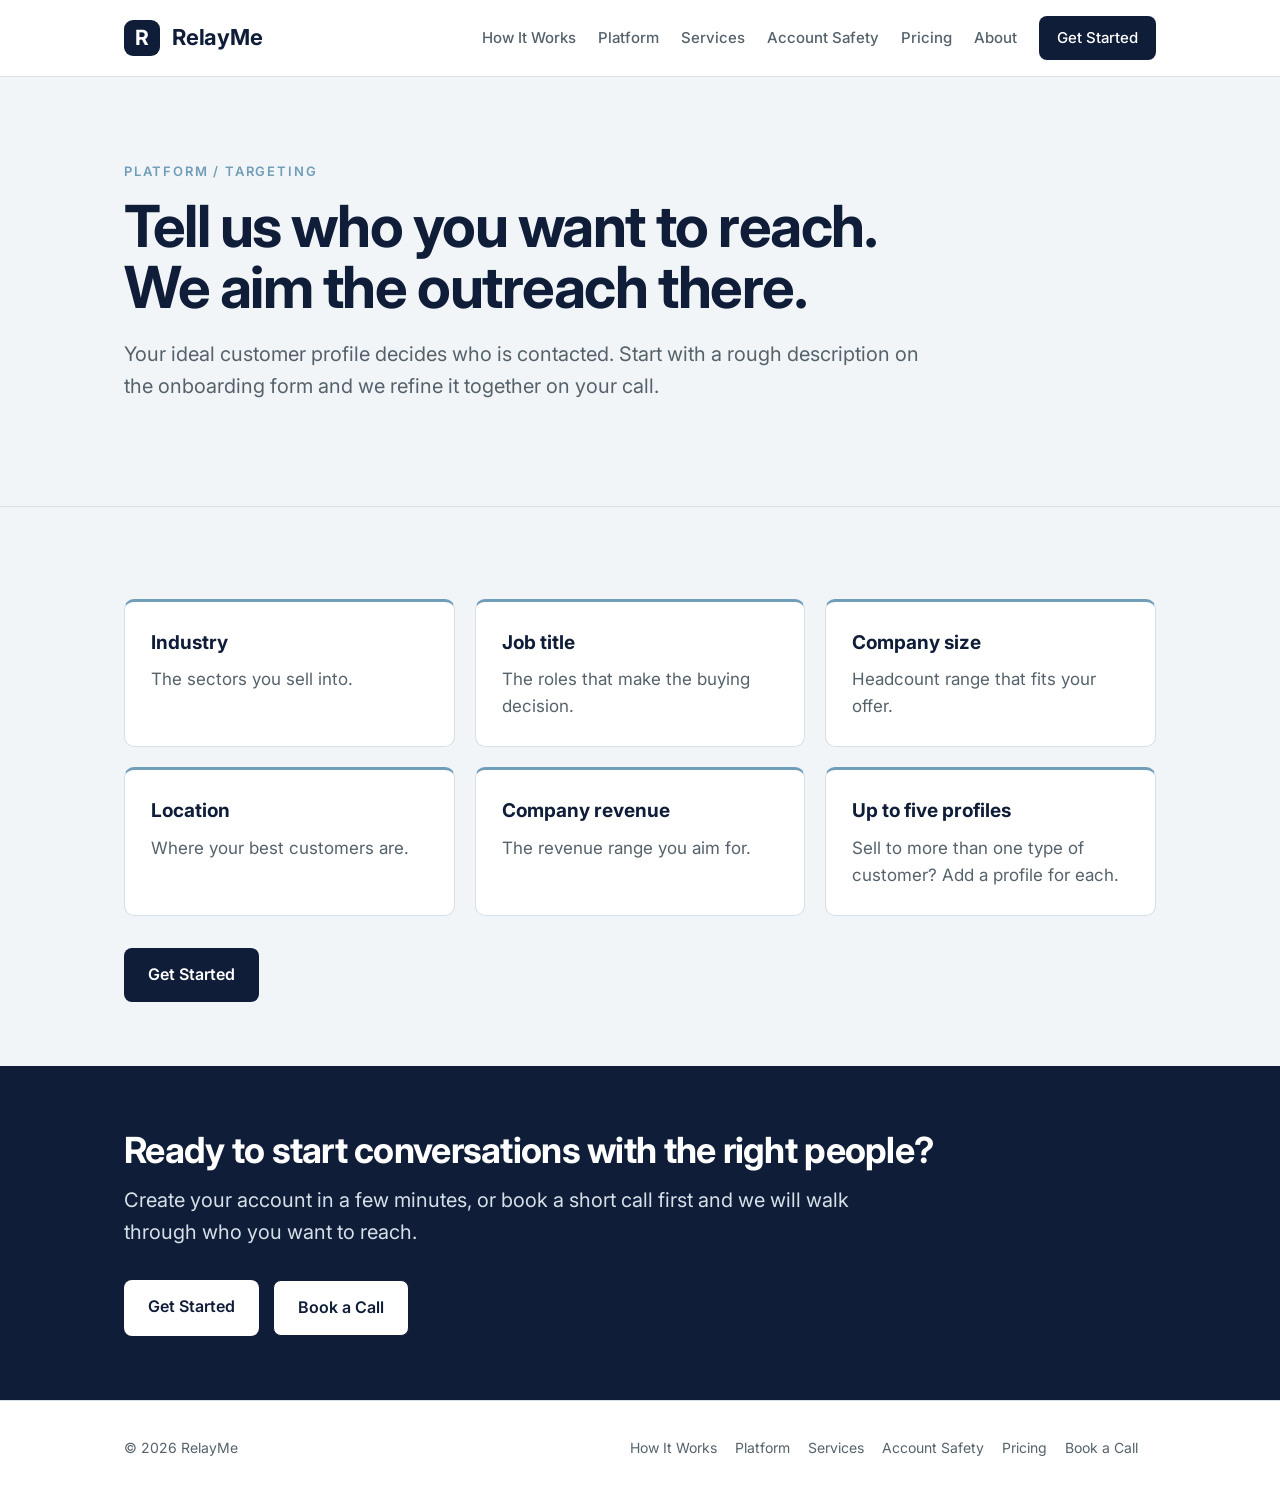
<file: targeting.html>
<!doctype html>
<html lang="en"><head><meta charset="utf-8"><meta name="viewport" content="width=device-width,initial-scale=1">
<title>Targeting | RelayMe</title><meta name="description" content="Define who your outreach reaches.">
<meta name="robots" content="noindex, nofollow, noarchive">
<link rel="icon" href="favicon.svg" type="image/svg+xml">
<link rel="preconnect" href="https://fonts.googleapis.com"><link rel="preconnect" href="https://fonts.gstatic.com" crossorigin>
<link href="https://fonts.googleapis.com/css2?family=Inter:wght@400;500;600;700&display=swap" rel="stylesheet">
<link rel="stylesheet" href="styles.css"></head><body>
<header class="site"><div class="wrap"><a class="brand" href="index.html"><span class="tile" aria-hidden="true">R</span>RelayMe</a>
<nav class="main" aria-label="Main"><a href="how-it-works.html">How It Works</a><a href="platform.html">Platform</a><a href="services.html">Services</a><a href="account-safety.html">Account Safety</a><a href="pricing.html">Pricing</a><a href="about.html">About</a><a class="btn" href="start.html">Get Started</a></nav></div></header>
<main>
<section class="hero"><div class="wrap"><p class="eyebrow">Platform / Targeting</p><h1>Tell us who you want to reach. We aim the outreach there.</h1>
<p class="lede">Your ideal customer profile decides who is contacted. Start with a rough description on the onboarding form and we refine it together on your call.</p></div></section>
<section class="block"><div class="wrap"><div class="grid">
<div class="card"><h3>Industry</h3><p>The sectors you sell into.</p></div><div class="card"><h3>Job title</h3><p>The roles that make the buying decision.</p></div>
<div class="card"><h3>Company size</h3><p>Headcount range that fits your offer.</p></div><div class="card"><h3>Location</h3><p>Where your best customers are.</p></div>
<div class="card"><h3>Company revenue</h3><p>The revenue range you aim for.</p></div><div class="card"><h3>Up to five profiles</h3><p>Sell to more than one type of customer? Add a profile for each.</p></div></div>
<div class="cta-row" style="margin-top:32px"><a class="btn" href="start.html">Get Started</a></div></div></section><section class="band"><div class="wrap"><h2>Ready to start conversations with the right people?</h2><p class="lede">Create your account in a few minutes, or book a short call first and we will walk through who you want to reach.</p><div class="cta-row"><a class="btn" href="start.html">Get Started</a><a class="btn alt" href="book.html">Book a Call</a></div></div></section></main>
<footer class="site"><div class="wrap"><div>&copy; 2026 RelayMe</div><div><a href="how-it-works.html">How It Works</a><a href="platform.html">Platform</a><a href="services.html">Services</a><a href="account-safety.html">Account Safety</a><a href="pricing.html">Pricing</a><a href="book.html">Book a Call</a></div></div></footer>
</body></html>
</file>
<file: styles.css>
:root{--navy:#0F1D38;--steel:#709DB8;--mist:#D6E0E8;--paper:#F2F5F8;--ink:#0F1D38;--muted:#55626B;--rule:#D6E0E8;--chip:#E3EBF1;--action-hover:#1D3159;--focus:rgba(112,157,184,.45)}
*{box-sizing:border-box}html{-webkit-text-size-adjust:100%;scroll-behavior:smooth}
body{margin:0;background:var(--paper);color:var(--ink);font:400 17px/1.6 Inter,system-ui,-apple-system,"Segoe UI",sans-serif}
a{color:inherit}.wrap{max-width:1080px;margin:0 auto;padding:0 24px}
header.site{background:#fff;border-bottom:1px solid var(--rule)}
header.site .wrap{display:flex;align-items:center;justify-content:space-between;gap:24px;padding-top:16px;padding-bottom:16px;flex-wrap:wrap}
.brand{display:flex;align-items:center;gap:12px;text-decoration:none;font-weight:700;font-size:22px;letter-spacing:-.01em}
.tile{width:36px;height:36px;border-radius:9px;background:var(--navy);color:#fff;display:grid;place-items:center;font-weight:700;font-size:21px}
nav.main{display:flex;gap:22px;align-items:center;flex-wrap:wrap}
nav.main a{text-decoration:none;font-size:15px;font-weight:500;color:var(--muted)}
nav.main a:hover,nav.main a[aria-current]{color:var(--navy)}
.btn{display:inline-block;background:var(--navy);color:#fff!important;text-decoration:none;font-weight:600;font-size:16px;padding:14px 24px;border-radius:8px;border:0;cursor:pointer}
.btn:hover{background:var(--action-hover)}.btn:focus-visible,a:focus-visible{outline:3px solid var(--focus);outline-offset:3px}
.btn.alt{background:transparent;color:var(--navy)!important;border:1.5px solid var(--navy)}.btn.alt:hover{background:var(--chip)}
nav.main .btn{padding:10px 18px;font-size:15px;color:#fff}
.hero{padding:84px 0 72px}.eyebrow{font-size:13px;font-weight:600;letter-spacing:.14em;text-transform:uppercase;color:var(--steel);margin:0 0 14px}
h1{font-size:clamp(36px,5.5vw,58px);line-height:1.05;letter-spacing:-.025em;margin:0 0 20px;font-weight:700;max-width:18em;text-wrap:balance}
h2{font-size:clamp(26px,3.4vw,36px);line-height:1.12;letter-spacing:-.02em;margin:0 0 14px;font-weight:700}h3{font-size:19px;margin:0 0 8px}
.lede{font-size:20px;color:var(--muted);max-width:40em;margin:0 0 32px}.cta-row{display:flex;gap:14px;flex-wrap:wrap}
section.block{padding:64px 0;border-top:1px solid var(--rule)}section.band{background:var(--navy);color:#fff;padding:64px 0}
section.band .lede{color:var(--mist)}section.band .btn{background:#fff;color:var(--navy)!important}section.band .btn:hover{background:var(--mist)}
.grid{display:grid;gap:20px;grid-template-columns:repeat(auto-fit,minmax(260px,1fr));margin-top:28px}
.card{background:#fff;border:1px solid var(--rule);border-top:3px solid var(--steel);border-radius:10px;padding:26px}.card p{margin:0;color:var(--muted)}
.steps{counter-reset:s;list-style:none;margin:28px 0 0;padding:0;display:grid;gap:16px}
.steps li{counter-increment:s;background:#fff;border:1px solid var(--rule);border-radius:10px;padding:22px 24px 22px 74px;position:relative}
.steps li:before{content:counter(s);position:absolute;left:22px;top:20px;width:34px;height:34px;border-radius:50%;background:var(--navy);color:#fff;display:grid;place-items:center;font-weight:600;font-size:15px}
.steps strong{display:block;font-size:18px;margin-bottom:2px}.steps span{color:var(--muted)}
.price{font-size:44px;font-weight:700;letter-spacing:-.02em;margin:6px 0 2px}.price small{font-size:17px;font-weight:500;color:var(--muted);letter-spacing:0}
.card.plan{display:flex;flex-direction:column;gap:6px}.card.plan .btn{margin-top:18px;text-align:center}
.feat{list-style:none;margin:14px 0 0;padding:0;display:grid;gap:10px;color:var(--ink);flex:1}.feat li{padding-left:26px;position:relative;font-size:16px}.feat li:before{content:'';position:absolute;left:4px;top:.45em;width:7px;height:12px;border:solid var(--steel);border-width:0 2.5px 2.5px 0;transform:rotate(45deg) scale(.8)}
.note{font-size:14px;color:var(--muted);margin-top:22px}.prose{max-width:46em}.prose p{color:var(--muted)}.prose h2{margin-top:40px}
footer.site{background:#fff;border-top:1px solid var(--rule);padding:36px 0;margin-top:0;font-size:14px;color:var(--muted)}
footer.site .wrap{display:flex;justify-content:space-between;gap:20px;flex-wrap:wrap}footer.site a{text-decoration:none;margin-right:18px}
.embed{background:#fff;border:1px solid var(--rule);border-radius:10px;overflow:hidden;margin-top:24px}
@media (max-width:640px){.hero{padding:52px 0 44px}nav.main{gap:14px}}
@media (prefers-reduced-motion:reduce){html{scroll-behavior:auto}}
</file>
